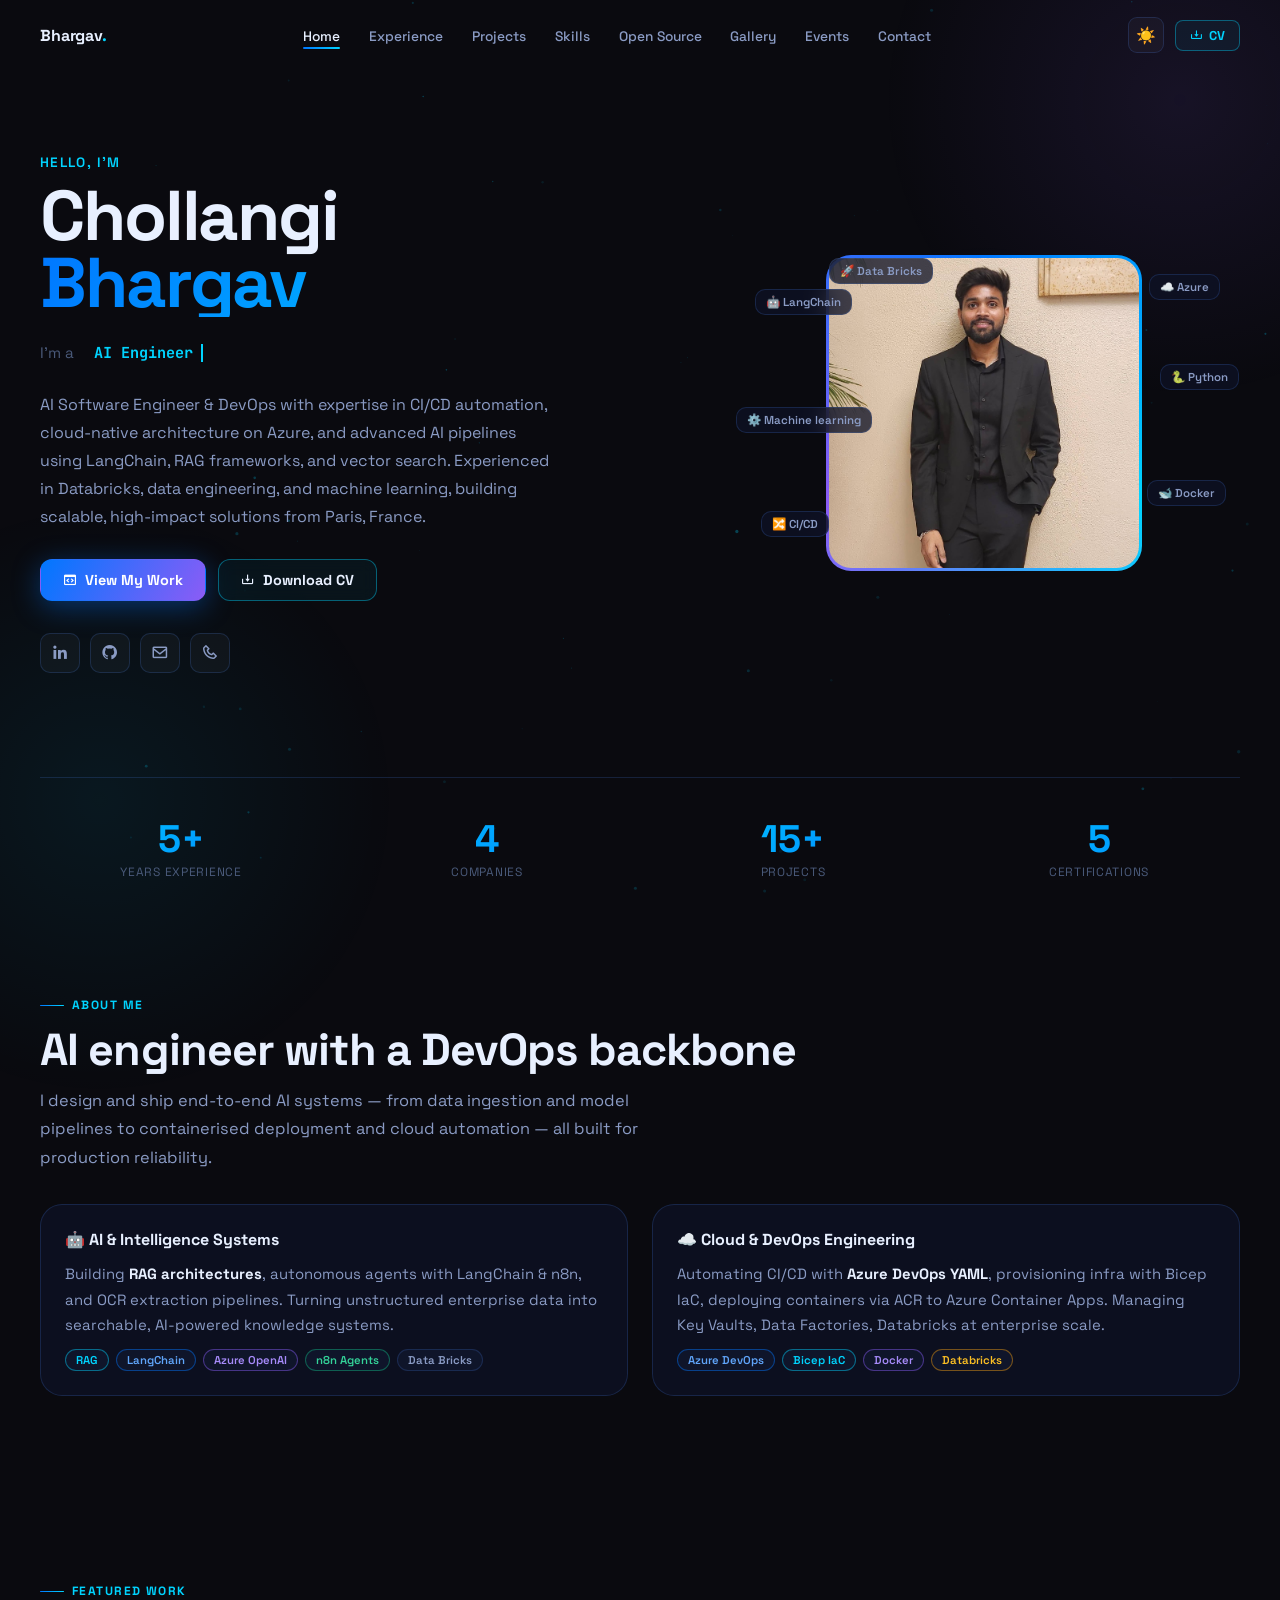
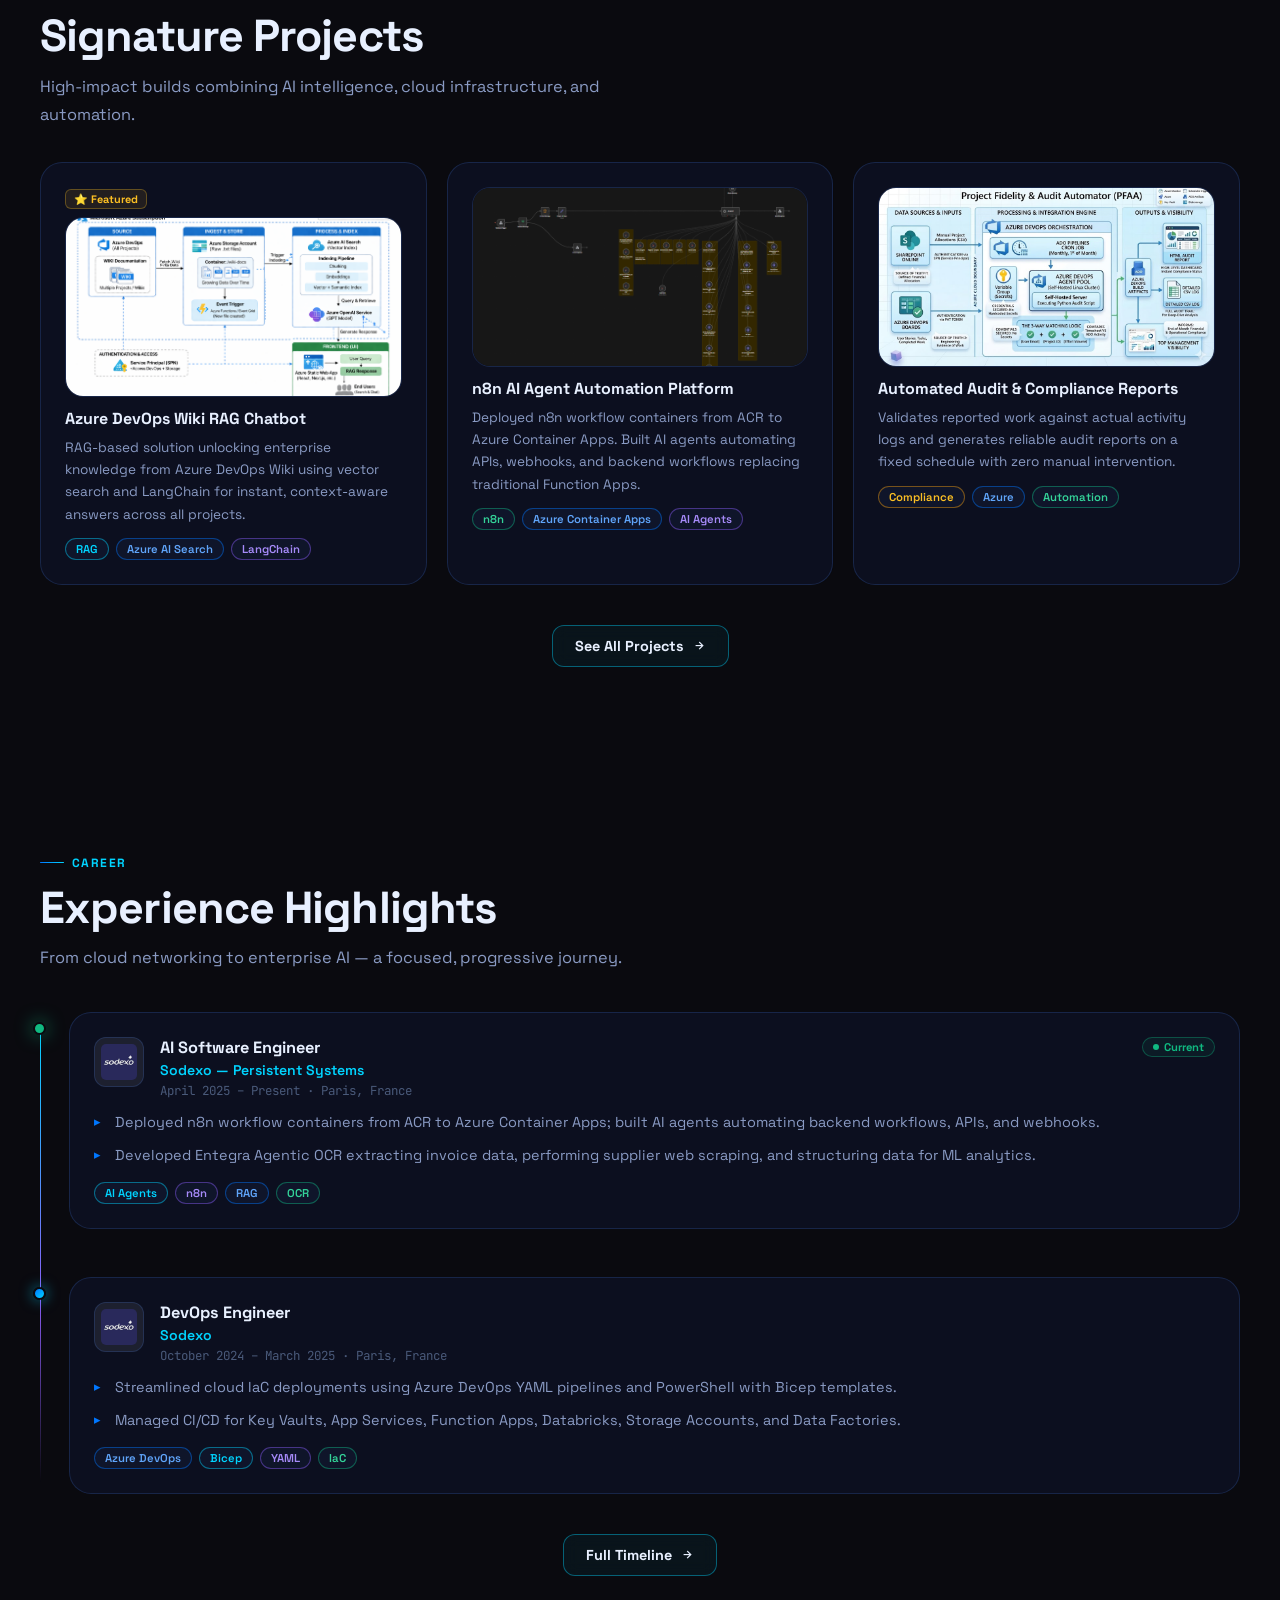
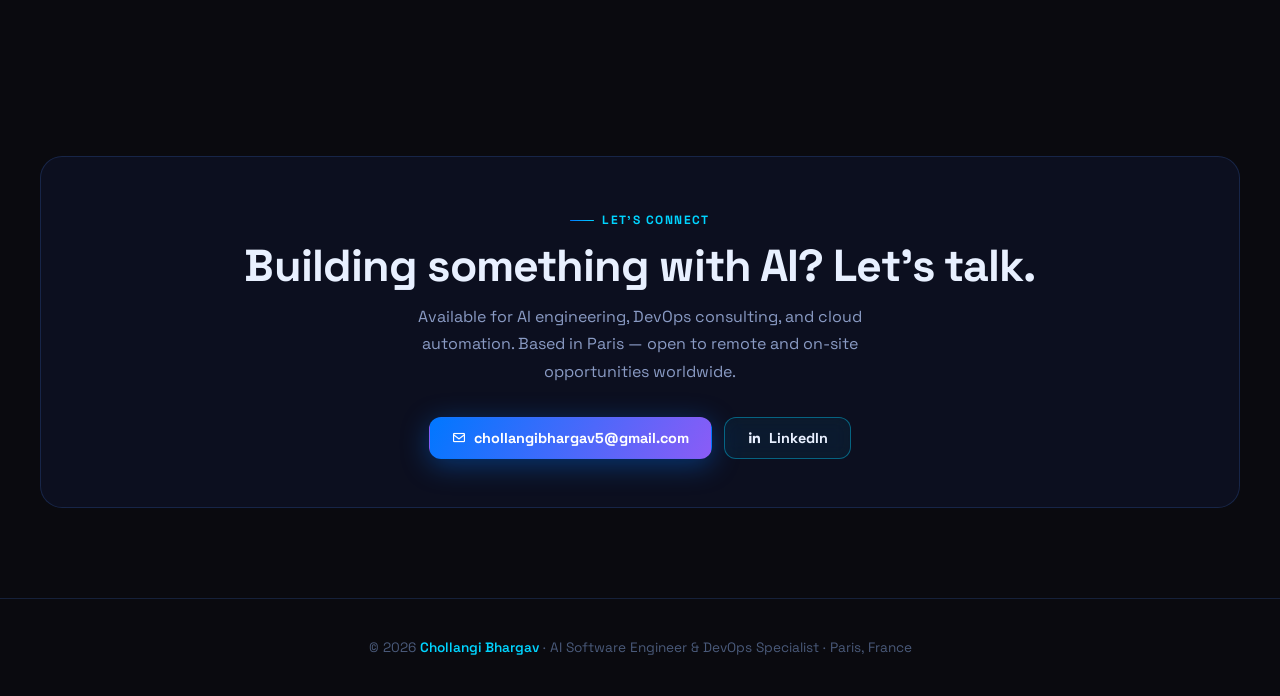
<file: index.html>
<!DOCTYPE html>
<html lang="en" data-theme="dark">
<head>
  <meta charset="UTF-8">
  <meta name="viewport" content="width=device-width, initial-scale=1.0">
  <meta name="description" content="Chollangi Bhargav — AI Software Engineer & DevOps Specialist. Building the future with AI, Cloud & Automation in Paris, France.">
  <title>Chollangi Bhargav | AI Software Engineer</title>
  <link rel="preconnect" href="https://fonts.googleapis.com">
  <link rel="preconnect" href="https://fonts.gstatic.com" crossorigin>
  <link href="https://fonts.googleapis.com/css2?family=Space+Grotesk:wght@300;400;500;600;700;800&family=JetBrains+Mono:wght@400;600&display=swap" rel="stylesheet">
  <link href="https://unpkg.com/boxicons@2.1.4/css/boxicons.min.css" rel="stylesheet">
  <link rel="stylesheet" href="assets/css/main.css">
</head>
<body>

  <!-- ═══ NAVIGATION ════════════════════════════════════════ -->
  <nav id="nav" aria-label="Main navigation">
    <div class="wrap nav-inner">
      <a href="index.html" class="nav-brand"><span class="n">Bhargav</span><span class="d">.</span></a>
      <ul class="nav-links" role="list">
        <li><a href="index.html" class="active">Home</a></li>
        <li><a href="experience.html">Experience</a></li>
        <li><a href="projects.html">Projects</a></li>
        <li><a href="skills.html">Skills</a></li>
        <li><a href="opensource.html">Open Source</a></li>
        <li><a href="gallery.html">Gallery</a></li>
        <li><a href="events.html">Events</a></li>
        <li><a href="contact.html">Contact</a></li>
      </ul>
      <div class="nav-actions">
        <button id="themeToggle" class="btn-theme" aria-label="Switch to light mode">☀️</button>
        <a href="#" class="btn-cv" download aria-label="Download CV"><i class="bx bx-download"></i> CV</a>
        <button class="hamburger" id="hamburger" aria-expanded="false" aria-controls="mobileNav" aria-label="Toggle menu">
          <span></span><span></span><span></span>
        </button>
      </div>
    </div>
    <nav id="mobileNav" class="mobile-nav" aria-label="Mobile navigation">
      <a href="index.html">Home</a>
      <a href="experience.html">Experience</a>
      <a href="projects.html">Projects</a>
      <a href="skills.html">Skills</a>
      <a href="opensource.html">Open Source</a>
      <a href="gallery.html">Gallery</a>
      <a href="events.html">Events</a>
      <a href="contact.html">Contact</a>
    </nav>
  </nav>

  <!-- ═══ HERO ═══════════════════════════════════════════════ -->
  <header class="hero" id="hero">
    <canvas id="heroCanvas" aria-hidden="true"></canvas>
    <div class="wrap">
      <div class="hero-wrap">

        <!-- Left: Text -->
        <div class="hero-text reveal">
          <p class="hero-greeting">Hello, I'm</p>
          <h1 class="hero-name">
            <span class="ln1">Chollangi</span>
            <span class="ln2">Bhargav</span>
          </h1>
          <div class="tw-wrap" aria-live="polite">
            <span class="tw-prefix">I'm a</span>&nbsp;
            <span id="typewriter"></span>
            <span class="tw-cursor" aria-hidden="true"></span>
          </div>
          <p class="hero-bio">
              AI Software Engineer & DevOps with expertise in CI/CD automation,
               cloud-native architecture on Azure, and advanced AI pipelines using LangChain, 
               RAG frameworks, and vector search. Experienced in Databricks, data engineering, 
               and machine learning, building scalable, high-impact solutions from Paris, France.
          </p>
          <div class="hero-btns">
            <a href="projects.html" class="btn btn-primary"><i class="bx bx-code-block"></i> View My Work</a>
            <a href="#" class="btn btn-outline" download><i class="bx bx-download"></i> Download CV</a>
          </div>
          <div class="social-row" role="list">
            <a href="https://www.linkedin.com/in/bhargav-chollangi-47871b271" target="_blank" rel="noopener noreferrer" class="social-icon" aria-label="LinkedIn"><i class="bx bxl-linkedin"></i></a>
            <a href="https://github.com/Bhargav1488-max" target="_blank" rel="noopener noreferrer" class="social-icon" aria-label="GitHub"><i class="bx bxl-github"></i></a>
            <a href="mailto:chollangibhargav5@gmail.com" class="social-icon" aria-label="Email"><i class="bx bx-envelope"></i></a>
            <a href="#" class="social-icon" aria-label="Phone"><i class="bx bx-phone"></i></a>
          </div>
        </div>

        <!-- Right: Photo -->
        <div class="hero-media reveal-right d2">
          <div class="photo-frame">
            <img src="assets/img/myphoto1.jpg" alt="Chollangi Bhargav — AI Software Engineer" class="photo">
            <div class="float-badges" aria-hidden="true">
              <span class="fbadge">☁️ Azure</span>
              <span class="fbadge">🐍 Python</span>
              <span class="fbadge">🐋 Docker</span>
              <span class="fbadge">🤖 LangChain</span>
              <span class="fbadge">⚙️ Machine learning</span>
              <span class="fbadge">🔀 CI/CD</span>
              <span class="fbadge">🚀 Data Bricks</span>
              
            </div>
          </div>
        </div>
      </div>

      <!-- Stats Bar -->
      <div class="stats-bar reveal d3">
        <div class="stat"><span class="num" data-count="5" data-suffix="+">0+</span><p class="lbl">Years Experience</p></div>
        <div class="stat"><span class="num" data-count="4"    data-suffix="">0</span><p class="lbl">Companies</p></div>
        <div class="stat"><span class="num" data-count="15"   data-suffix="+">0+</span><p class="lbl">Projects</p></div>
        <div class="stat"><span class="num" data-count="5"    data-suffix="">0</span><p class="lbl">Certifications</p></div>
      </div>
    </div>
  </header>

  <!-- ═══ ABOUT ══════════════════════════════════════════════ -->
  <section id="about">
    <div class="wrap">
      <p class="section-badge reveal">About Me</p>
      <h2 class="section-title reveal d1">AI engineer with a DevOps backbone</h2>
      <p class="section-sub reveal d2">I design and ship end-to-end AI systems — from data ingestion and model pipelines to containerised deployment and cloud automation — all built for production reliability.</p>
      <div class="about-grid" style="margin-top:2rem;">
        <article class="card reveal d2">
          <h3 style="font-size:1rem;font-weight:700;color:var(--tx);margin-bottom:.7rem;">🤖 AI &amp; Intelligence Systems</h3>
          <p style="color:var(--tx2);font-size:.93rem;line-height:1.7;">Building <strong style="color:var(--tx)">RAG architectures</strong>, autonomous agents with LangChain &amp; n8n, and OCR extraction pipelines. Turning unstructured enterprise data into searchable, AI-powered knowledge systems.</p>
          <div class="tags"><span class="tag tag-cyan">RAG</span><span class="tag tag-blue">LangChain</span><span class="tag tag-purp">Azure OpenAI</span><span class="tag tag-green">n8n Agents</span><span class="tag tag-yellow">Data Bricks</span></div>
        </article>
        <article class="card reveal d3">
          <h3 style="font-size:1rem;font-weight:700;color:var(--tx);margin-bottom:.7rem;">☁️ Cloud &amp; DevOps Engineering</h3>
          <p style="color:var(--tx2);font-size:.93rem;line-height:1.7;">Automating CI/CD with <strong style="color:var(--tx)">Azure DevOps YAML</strong>, provisioning infra with Bicep IaC, deploying containers via ACR to Azure Container Apps. Managing Key Vaults, Data Factories, Databricks at enterprise scale.</p>
          <div class="tags"><span class="tag tag-blue">Azure DevOps</span><span class="tag tag-cyan">Bicep IaC</span><span class="tag tag-purp">Docker</span><span class="tag tag-amber">Databricks</span></div>
        </article>
      </div>
    </div>
  </section>

  <!-- ═══ FEATURED PROJECTS ══════════════════════════════════ -->
  <section id="projects-preview">
    <div class="wrap">
      <p class="section-badge reveal">Featured Work</p>
      <h2 class="section-title reveal d1">Signature Projects</h2>
      <p class="section-sub reveal d2">High-impact builds combining AI intelligence, cloud infrastructure, and automation.</p>
      <div class="projects-grid" style="margin-top:2rem;">
        <article class="card proj-card reveal d2">
          <div class="badge-featured">⭐ Featured</div>
          <img src="assets/img/azure-DevOps-WIKI-RAG-chatbot.png" alt="Azure DevOps Wiki RAG Chatbot" class="proj-thumb">
          <h3 class="proj-title">Azure DevOps Wiki RAG Chatbot</h3>
          <p class="proj-desc">RAG-based solution unlocking enterprise knowledge from Azure DevOps Wiki using vector search and LangChain for instant, context-aware answers across all projects.</p>
          <div class="tags"><span class="tag tag-cyan">RAG</span><span class="tag tag-blue">Azure AI Search</span><span class="tag tag-purp">LangChain</span></div>
        </article>
        <article class="card proj-card reveal d3">
          <img src="assets/img/n8n_2.png" alt="n8n AI Automation Platform" class="proj-thumb">
          <h3 class="proj-title">n8n AI Agent Automation Platform</h3>
          <p class="proj-desc">Deployed n8n workflow containers from ACR to Azure Container Apps. Built AI agents automating APIs, webhooks, and backend workflows replacing traditional Function Apps.</p>
          <div class="tags"><span class="tag tag-green">n8n</span><span class="tag tag-blue">Azure Container Apps</span><span class="tag tag-purp">AI Agents</span></div>
        </article>
        <article class="card proj-card reveal d4">
          <img src="assets/img/arch_diagram.png" alt="Automated Compliance Report" class="proj-thumb">
          <h3 class="proj-title">Automated Audit &amp; Compliance Reports</h3>
          <p class="proj-desc">Validates reported work against actual activity logs and generates reliable audit reports on a fixed schedule with zero manual intervention.</p>
          <div class="tags"><span class="tag tag-amber">Compliance</span><span class="tag tag-blue">Azure</span><span class="tag tag-green">Automation</span></div>
        </article>
      </div>
      <div style="text-align:center;margin-top:2.5rem;" class="reveal">
        <a href="projects.html" class="btn btn-outline">See All Projects <i class="bx bx-right-arrow-alt"></i></a>
      </div>
    </div>
  </section>

  <!-- ═══ EXPERIENCE PREVIEW ═════════════════════════════════ -->
  <section id="experience-preview">
    <div class="wrap">
      <p class="section-badge reveal">Career</p>
      <h2 class="section-title reveal d1">Experience Highlights</h2>
      <p class="section-sub reveal d2">From cloud networking to enterprise AI — a focused, progressive journey.</p>
      <div class="timeline" style="margin-top:2.5rem;">
        <div class="tl-entry current reveal d2">
          <article class="card tl-card">
            <div class="tl-top">
              <img src="assets/img/sodexo.jpg" alt="Sodexo" class="co-logo">
              <div class="tl-meta">
                <p class="tl-role">AI Software Engineer</p>
                <p class="tl-company">Sodexo — Persistent Systems</p>
                <p class="tl-period">April 2025 – Present · Paris, France</p>
              </div>
              <span class="badge-current"><span class="pulse"></span>Current</span>
            </div>
            <ul class="tl-desc">
              <li>Deployed n8n workflow containers from ACR to Azure Container Apps; built AI agents automating backend workflows, APIs, and webhooks.</li>
              <li>Developed Entegra Agentic OCR extracting invoice data, performing supplier web scraping, and structuring data for ML analytics.</li>
            </ul>
            <div class="tags" style="margin-top:.9rem;"><span class="tag tag-cyan">AI Agents</span><span class="tag tag-purp">n8n</span><span class="tag tag-blue">RAG</span><span class="tag tag-green">OCR</span></div>
          </article>
        </div>
        <div class="tl-entry reveal d3">
          <article class="card tl-card">
            <div class="tl-top">
              <img src="assets/img/sodexo.jpg" alt="Sodexo" class="co-logo">
              <div class="tl-meta">
                <p class="tl-role">DevOps Engineer</p>
                <p class="tl-company">Sodexo</p>
                <p class="tl-period">October 2024 – March 2025 · Paris, France</p>
              </div>
            </div>
            <ul class="tl-desc">
              <li>Streamlined cloud IaC deployments using Azure DevOps YAML pipelines and PowerShell with Bicep templates.</li>
              <li>Managed CI/CD for Key Vaults, App Services, Function Apps, Databricks, Storage Accounts, and Data Factories.</li>
            </ul>
            <div class="tags" style="margin-top:.9rem;"><span class="tag tag-blue">Azure DevOps</span><span class="tag tag-cyan">Bicep</span><span class="tag tag-purp">YAML</span><span class="tag tag-green">IaC</span></div>
          </article>
        </div>
      </div>
      <div style="text-align:center;margin-top:2.5rem;" class="reveal">
        <a href="experience.html" class="btn btn-outline">Full Timeline <i class="bx bx-right-arrow-alt"></i></a>
      </div>
    </div>
  </section>

  <!-- ═══ CONTACT CTA ═════════════════════════════════════════ -->
  <section id="cta">
    <div class="wrap">
      <article class="card reveal" style="text-align:center;padding:3rem 2rem;">
        <p class="section-badge" style="justify-content:center;margin-bottom:.8rem;">Let's Connect</p>
        <h2 class="section-title" style="margin-bottom:.8rem;">Building something with AI? Let's talk.</h2>
        <p style="color:var(--tx2);font-size:1rem;line-height:1.7;max-width:52ch;margin:0 auto 2rem;">Available for AI engineering, DevOps consulting, and cloud automation. Based in Paris — open to remote and on-site opportunities worldwide.</p>
        <div style="display:flex;gap:12px;justify-content:center;flex-wrap:wrap;">
          <a href="mailto:chollangibhargav5@gmail.com" class="btn btn-primary"><i class="bx bx-envelope"></i> chollangibhargav5@gmail.com</a>
          <a href="https://www.linkedin.com/in/bhargav-chollangi-47871b271" target="_blank" rel="noopener noreferrer" class="btn btn-outline"><i class="bx bxl-linkedin"></i> LinkedIn</a>
        </div>
      </article>
    </div>
  </section>

  <!-- ═══ FOOTER ══════════════════════════════════════════════ -->
  <footer class="site-footer">
    <div class="wrap">
      <p>&copy; <span id="yr"></span> <a href="index.html">Chollangi Bhargav</a> · AI Software Engineer &amp; DevOps Specialist · Paris, France</p>
    </div>
    <script>document.getElementById('yr').textContent=new Date().getFullYear();</script>
  </footer>

  <script src="assets/js/main.js"></script>
</body>
</html>
</file>
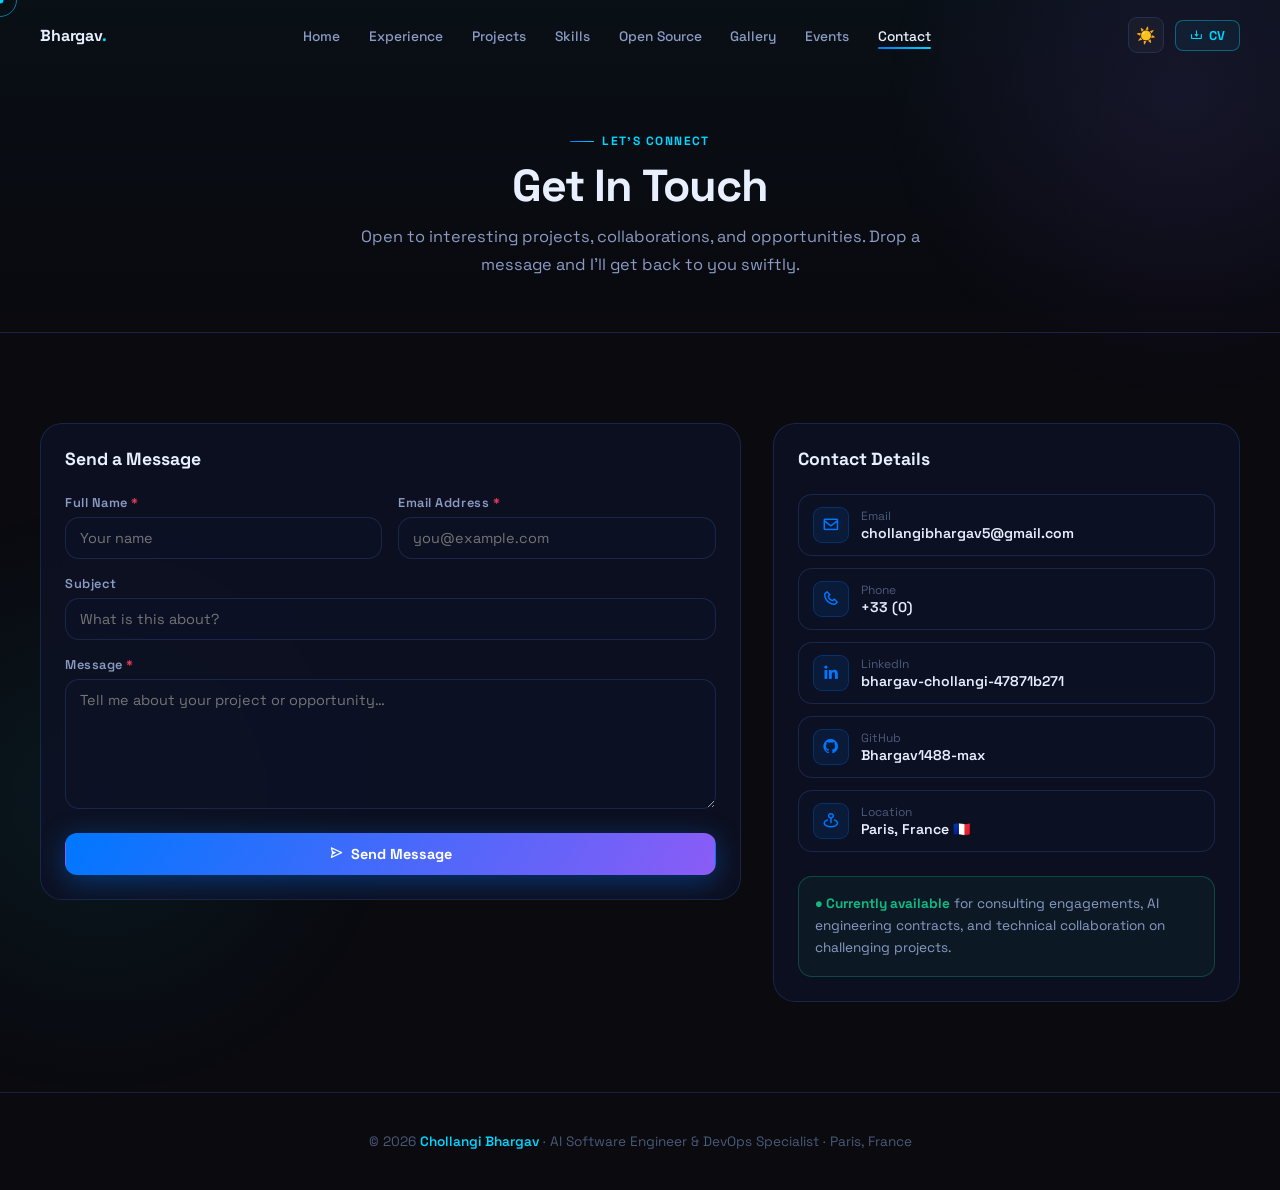
<file: contact.html>
<!DOCTYPE html>
<html lang="en" data-theme="dark">
<head>
  <meta charset="UTF-8">
  <meta name="viewport" content="width=device-width, initial-scale=1.0">
  <meta name="description" content="Get in touch with Chollangi Bhargav — AI Engineer &amp; DevOps Specialist, Paris.">
  <title>Contact | Chollangi Bhargav</title>
  <link rel="preconnect" href="https://fonts.googleapis.com">
  <link rel="preconnect" href="https://fonts.gstatic.com" crossorigin>
  <link href="https://fonts.googleapis.com/css2?family=Space+Grotesk:wght@300;400;500;600;700;800&family=JetBrains+Mono:wght@400;600&display=swap" rel="stylesheet">
  <link href="https://unpkg.com/boxicons@2.1.4/css/boxicons.min.css" rel="stylesheet">
  <link rel="stylesheet" href="assets/css/main.css">
</head>
<body>

  <!-- ═══ CURSOR ════════════════════════════════════════════ -->
  <div class="cursor-dot" aria-hidden="true"></div>
  <div class="cursor-ring" aria-hidden="true"></div>

  <!-- ═══ NAVIGATION ════════════════════════════════════════ -->
  <nav id="nav" aria-label="Main navigation">
    <div class="wrap nav-inner">
      <a href="index.html" class="nav-brand"><span class="n">Bhargav</span><span class="d">.</span></a>
      <ul class="nav-links" role="list">
        <li><a href="index.html">Home</a></li>
        <li><a href="experience.html">Experience</a></li>
        <li><a href="projects.html">Projects</a></li>
        <li><a href="skills.html">Skills</a></li>
        <li><a href="opensource.html">Open Source</a></li>
        <li><a href="gallery.html">Gallery</a></li>
        <li><a href="events.html">Events</a></li>
        <li><a href="contact.html" class="active">Contact</a></li>
      </ul>
      <div class="nav-actions">
        <button id="themeToggle" class="btn-theme" aria-label="Switch to light mode">☀️</button>
        <a href="#" class="btn-cv" download><i class="bx bx-download"></i> CV</a>
        <button class="hamburger" id="hamburger" aria-expanded="false" aria-controls="mobileNav" aria-label="Toggle menu">
          <span></span><span></span><span></span>
        </button>
      </div>
    </div>
    <nav id="mobileNav" class="mobile-nav" aria-label="Mobile navigation">
      <a href="index.html">Home</a>
      <a href="experience.html">Experience</a>
      <a href="projects.html">Projects</a>
      <a href="skills.html">Skills</a>
      <a href="opensource.html">Open Source</a>
      <a href="gallery.html">Gallery</a>
      <a href="events.html">Events</a>
      <a href="contact.html">Contact</a>
    </nav>
  </nav>

  <!-- ═══ PAGE HEADER ════════════════════════════════════════ -->
  <div class="page-header">
    <div class="wrap tc">
      <p class="section-badge reveal" style="justify-content:center;">Let's Connect</p>
      <h1 class="section-title reveal d1">Get In Touch</h1>
      <p class="section-sub reveal d2" style="margin-inline:auto;">
        Open to interesting projects, collaborations, and opportunities.
        Drop a message and I'll get back to you swiftly.
      </p>
    </div>
  </div>

  <!-- ═══ CONTACT SECTION ════════════════════════════════== -->
  <main>
    <section>
      <div class="wrap">
        <div class="contact-wrap">

          <!-- ── Contact Form ────────────────────────────── -->
          <div class="reveal">
            <article class="card">
              <h2 style="font-size:1.1rem;font-weight:700;margin-bottom:1.5rem;color:var(--tx);">Send a Message</h2>
              <form id="contactForm" class="contact-form" novalidate>
                <div class="form-row">
                  <div class="form-group">
                    <label for="contactName" class="form-label">Full Name <span style="color:var(--rose)">*</span></label>
                    <input
                      id="contactName"
                      type="text"
                      name="name"
                      class="form-input"
                      placeholder="Your name"
                      autocomplete="name"
                      required
                    >
                  </div>
                  <div class="form-group">
                    <label for="contactEmail" class="form-label">Email Address <span style="color:var(--rose)">*</span></label>
                    <input
                      id="contactEmail"
                      type="email"
                      name="email"
                      class="form-input"
                      placeholder="you@example.com"
                      autocomplete="email"
                      required
                    >
                  </div>
                </div>
                <div class="form-group">
                  <label for="contactSubject" class="form-label">Subject</label>
                  <input
                    id="contactSubject"
                    type="text"
                    name="subject"
                    class="form-input"
                    placeholder="What is this about?"
                  >
                </div>
                <div class="form-group">
                  <label for="contactMessage" class="form-label">Message <span style="color:var(--rose)">*</span></label>
                  <textarea
                    id="contactMessage"
                    name="message"
                    class="form-textarea"
                    rows="5"
                    placeholder="Tell me about your project or opportunity…"
                    required
                  ></textarea>
                </div>
                <button type="submit" class="btn btn-primary" style="width:100%;justify-content:center;margin-top:0.5rem;">
                  <i class="bx bx-send"></i> Send Message
                </button>
                <p id="formMsg" style="text-align:center;font-size:0.85rem;margin-top:0.75rem;color:var(--emerald);display:none;">
                  ✓ Opening your mail client…
                </p>
              </form>
            </article>
          </div>

          <!-- ── Contact Info ────────────────────────────── -->
          <div class="reveal d1">
            <article class="card" style="height:100%;">
              <h2 style="font-size:1.1rem;font-weight:700;margin-bottom:1.5rem;color:var(--tx);">Contact Details</h2>
              <div class="contact-info">

                <a href="mailto:chollangibhargav5@gmail.com" class="contact-item">
                  <span class="ci-icon"><i class="bx bx-envelope"></i></span>
                  <div>
                    <p class="ci-label">Email</p>
                    <p class="ci-value">chollangibhargav5@gmail.com</p>
                  </div>
                </a>

                <a href="tel:+33" class="contact-item">
                  <span class="ci-icon"><i class="bx bx-phone"></i></span>
                  <div>
                    <p class="ci-label">Phone</p>
                    <p class="ci-value">+33 (0)</p>
                  </div>
                </a>

                <a href="https://www.linkedin.com/in/bhargav-chollangi-47871b271" target="_blank" rel="noopener noreferrer" class="contact-item">
                  <span class="ci-icon"><i class="bx bxl-linkedin"></i></span>
                  <div>
                    <p class="ci-label">LinkedIn</p>
                    <p class="ci-value">bhargav-chollangi-47871b271</p>
                  </div>
                </a>

                <a href="https://github.com/Bhargav1488-max" target="_blank" rel="noopener noreferrer" class="contact-item">
                  <span class="ci-icon"><i class="bx bxl-github"></i></span>
                  <div>
                    <p class="ci-label">GitHub</p>
                    <p class="ci-value">Bhargav1488-max</p>
                  </div>
                </a>

                <div class="contact-item">
                  <span class="ci-icon"><i class="bx bx-map-pin"></i></span>
                  <div>
                    <p class="ci-label">Location</p>
                    <p class="ci-value">Paris, France 🇫🇷</p>
                  </div>
                </div>

              </div>

              <!-- Availability note -->
              <div style="margin-top:1.5rem;padding:1rem;background:rgba(16,185,129,0.06);border:1px solid rgba(16,185,129,0.3);border-radius:var(--r);">
                <p style="font-size:0.85rem;color:var(--tx2);line-height:1.65;">
                  <span style="color:var(--emerald);font-weight:700;">● Currently available</span> for consulting engagements,
                  AI engineering contracts, and technical collaboration on challenging projects.
                </p>
              </div>

            </article>
          </div>

        </div>
      </div>
    </section>
  </main>

  <!-- ═══ FOOTER ══════════════════════════════════════════════ -->
  <footer class="site-footer">
    <div class="wrap">
      <p>&copy; <span id="yr"></span> <a href="index.html">Chollangi Bhargav</a> · AI Software Engineer &amp; DevOps Specialist · Paris, France</p>
    </div>
    <script>document.getElementById('yr').textContent=new Date().getFullYear();</script>
  </footer>

  <script src="assets/js/main.js"></script>
</body>
</html>
</file>
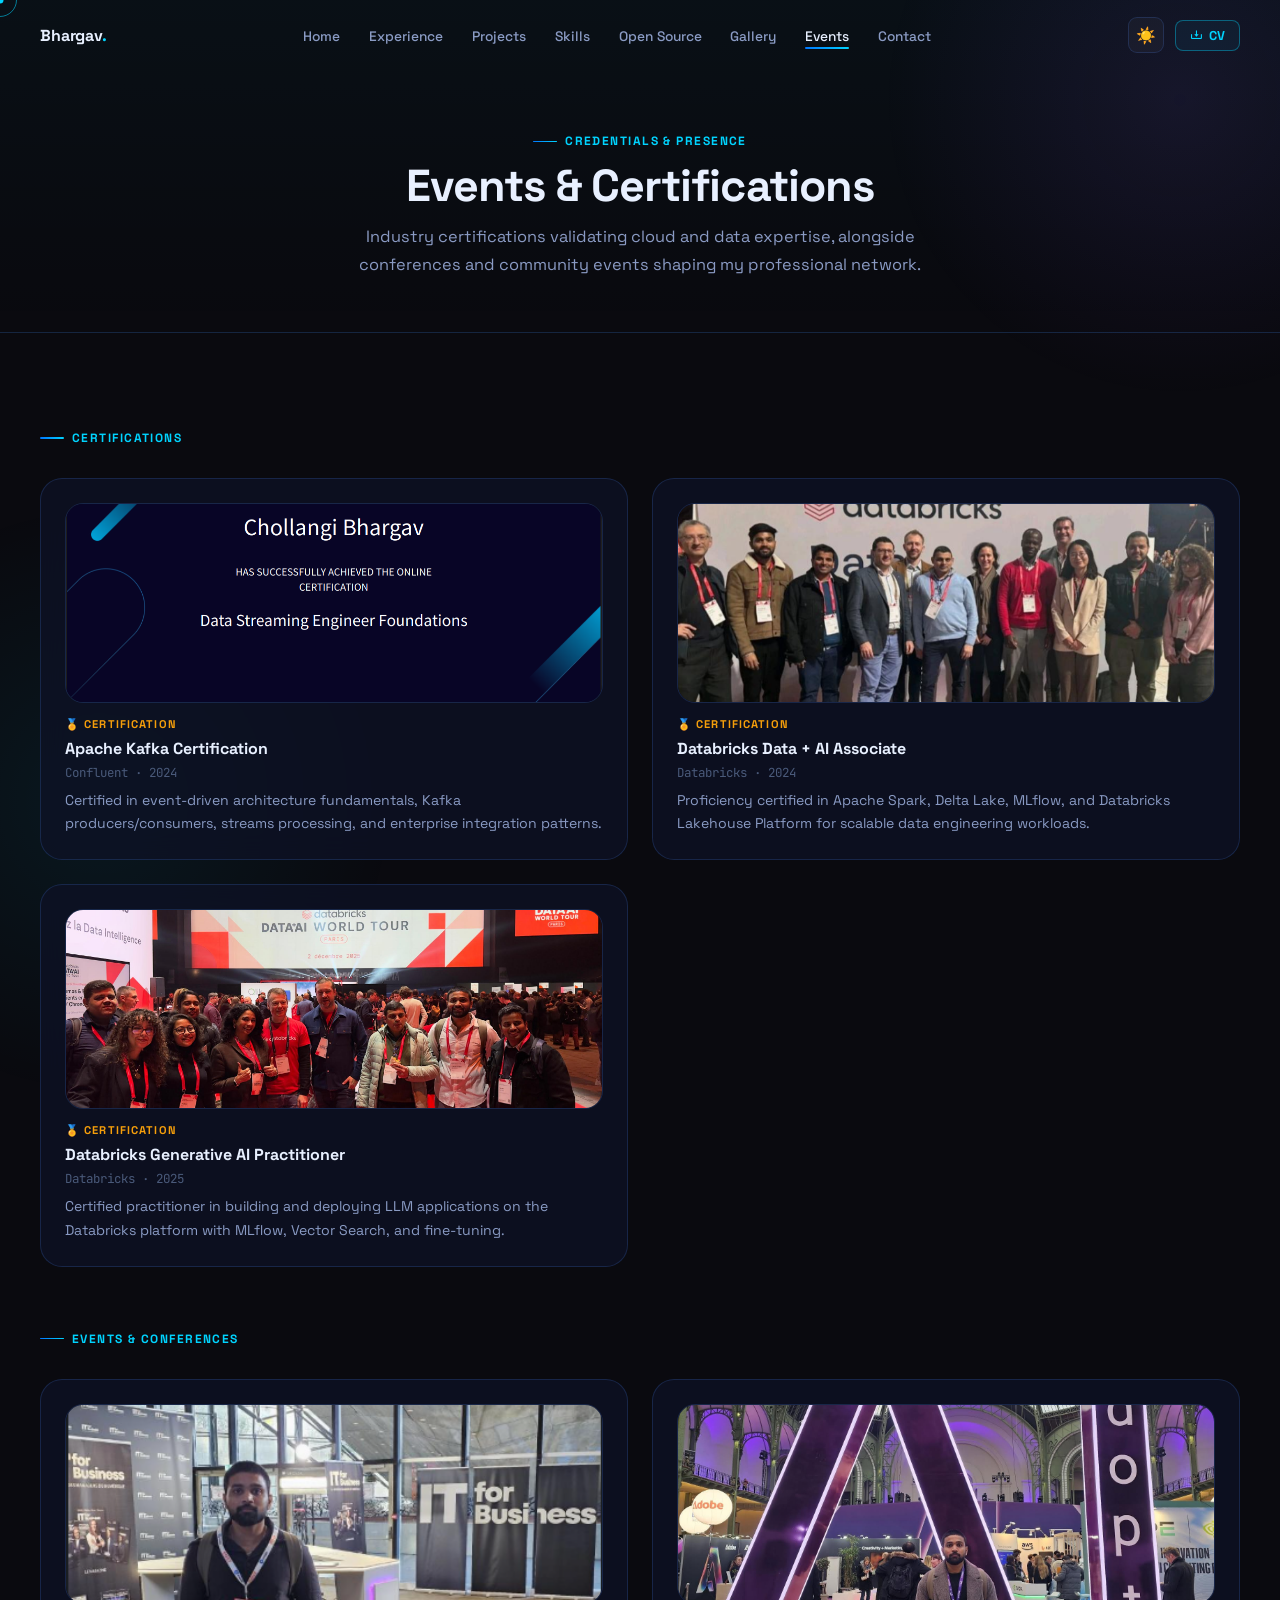
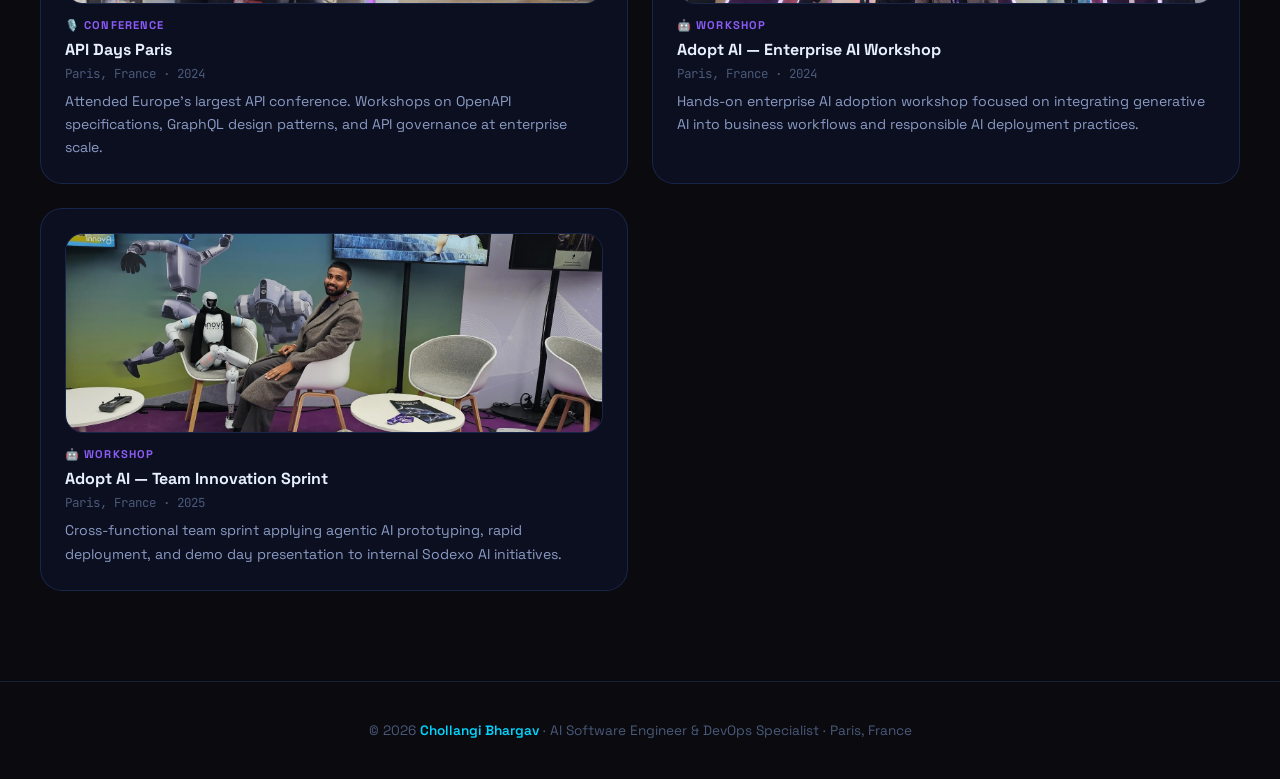
<file: events.html>
<!DOCTYPE html>
<html lang="en" data-theme="dark">
<head>
  <meta charset="UTF-8">
  <meta name="viewport" content="width=device-width, initial-scale=1.0">
  <meta name="description" content="Certifications, conferences, and events attended by Chollangi Bhargav.">
  <title>Events &amp; Certifications | Chollangi Bhargav</title>
  <link rel="preconnect" href="https://fonts.googleapis.com">
  <link rel="preconnect" href="https://fonts.gstatic.com" crossorigin>
  <link href="https://fonts.googleapis.com/css2?family=Space+Grotesk:wght@300;400;500;600;700;800&family=JetBrains+Mono:wght@400;600&display=swap" rel="stylesheet">
  <link href="https://unpkg.com/boxicons@2.1.4/css/boxicons.min.css" rel="stylesheet">
  <link rel="stylesheet" href="assets/css/main.css">
</head>
<body>

  <!-- ═══ CURSOR ════════════════════════════════════════════ -->
  <div class="cursor-dot" aria-hidden="true"></div>
  <div class="cursor-ring" aria-hidden="true"></div>

  <!-- ═══ NAVIGATION ════════════════════════════════════════ -->
  <nav id="nav" aria-label="Main navigation">
    <div class="wrap nav-inner">
      <a href="index.html" class="nav-brand"><span class="n">Bhargav</span><span class="d">.</span></a>
      <ul class="nav-links" role="list">
        <li><a href="index.html">Home</a></li>
        <li><a href="experience.html">Experience</a></li>
        <li><a href="projects.html">Projects</a></li>
        <li><a href="skills.html">Skills</a></li>
        <li><a href="opensource.html">Open Source</a></li>
        <li><a href="gallery.html">Gallery</a></li>
        <li><a href="events.html" class="active">Events</a></li>
        <li><a href="contact.html">Contact</a></li>
      </ul>
      <div class="nav-actions">
        <button id="themeToggle" class="btn-theme" aria-label="Switch to light mode">☀️</button>
        <a href="#" class="btn-cv" download><i class="bx bx-download"></i> CV</a>
        <button class="hamburger" id="hamburger" aria-expanded="false" aria-controls="mobileNav" aria-label="Toggle menu">
          <span></span><span></span><span></span>
        </button>
      </div>
    </div>
    <nav id="mobileNav" class="mobile-nav" aria-label="Mobile navigation">
      <a href="index.html">Home</a>
      <a href="experience.html">Experience</a>
      <a href="projects.html">Projects</a>
      <a href="skills.html">Skills</a>
      <a href="opensource.html">Open Source</a>
      <a href="gallery.html">Gallery</a>
      <a href="events.html">Events</a>
      <a href="contact.html">Contact</a>
    </nav>
  </nav>

  <!-- ═══ PAGE HEADER ════════════════════════════════════════ -->
  <div class="page-header">
    <div class="wrap tc">
      <p class="section-badge reveal" style="justify-content:center;">Credentials &amp; Presence</p>
      <h1 class="section-title reveal d1">Events &amp; Certifications</h1>
      <p class="section-sub reveal d2" style="margin-inline:auto;">
        Industry certifications validating cloud and data expertise,
        alongside conferences and community events shaping my professional network.
      </p>
    </div>
  </div>

  <!-- ═══ CERTIFICATIONS ══════════════════════════════════== -->
  <main>
    <section>
      <div class="wrap">

        <p class="section-badge reveal" style="margin-bottom:2rem;">Certifications</p>
        <div class="events-grid">

          <!-- Kafka Certification -->
          <article class="card event-card reveal">
            <img src="assets/img/kafka_cert.png" alt="Kafka Certification" class="event-img" loading="lazy">
            <p class="event-type cert">🏅 Certification</p>
            <h2 class="event-title">Apache Kafka Certification</h2>
            <p class="event-date">Confluent · 2024</p>
            <p style="margin-top:8px;color:var(--tx2);font-size:0.88rem;line-height:1.65;">
              Certified in event-driven architecture fundamentals, Kafka producers/consumers, streams processing, and enterprise integration patterns.
            </p>
          </article>

          <!-- Databricks 2024 -->
          <article class="card event-card reveal d1">
            <img src="assets/img/databricks_2024.png" alt="Databricks 2024 certification" class="event-img" loading="lazy">
            <p class="event-type cert">🏅 Certification</p>
            <h2 class="event-title">Databricks Data + AI Associate</h2>
            <p class="event-date">Databricks · 2024</p>
            <p style="margin-top:8px;color:var(--tx2);font-size:0.88rem;line-height:1.65;">
              Proficiency certified in Apache Spark, Delta Lake, MLflow, and Databricks Lakehouse Platform for scalable data engineering workloads.
            </p>
          </article>

          <!-- Databricks 2025 -->
          <article class="card event-card reveal d2">
            <img src="assets/img/databricks_2025.jpg" alt="Databricks 2025 certification" class="event-img" loading="lazy">
            <p class="event-type cert">🏅 Certification</p>
            <h2 class="event-title">Databricks Generative AI Practitioner</h2>
            <p class="event-date">Databricks · 2025</p>
            <p style="margin-top:8px;color:var(--tx2);font-size:0.88rem;line-height:1.65;">
              Certified practitioner in building and deploying LLM applications on the Databricks platform with MLflow, Vector Search, and fine-tuning.
            </p>
          </article>

        </div>

        <!-- ── Events ─────────────────────────────────────── -->
        <p class="section-badge reveal" style="margin-top:4rem;margin-bottom:2rem;">Events &amp; Conferences</p>
        <div class="events-grid">

          <!-- API Days -->
          <article class="card event-card reveal">
            <img src="assets/img/API_days.png" alt="API Days conference" class="event-img" loading="lazy">
            <p class="event-type event">🎙️ Conference</p>
            <h2 class="event-title">API Days Paris</h2>
            <p class="event-date">Paris, France · 2024</p>
            <p style="margin-top:8px;color:var(--tx2);font-size:0.88rem;line-height:1.65;">
              Attended Europe's largest API conference. Workshops on OpenAPI specifications, GraphQL design patterns, and API governance at enterprise scale.
            </p>
          </article>

          <!-- Adopt AI -->
          <article class="card event-card reveal d1">
            <img src="assets/img/Adopt_AI.jpg" alt="Adopt AI event" class="event-img" loading="lazy">
            <p class="event-type event">🤖 Workshop</p>
            <h2 class="event-title">Adopt AI — Enterprise AI Workshop</h2>
            <p class="event-date">Paris, France · 2024</p>
            <p style="margin-top:8px;color:var(--tx2);font-size:0.88rem;line-height:1.65;">
              Hands-on enterprise AI adoption workshop focused on integrating generative AI into business workflows and responsible AI deployment practices.
            </p>
          </article>

          <!-- Adopt AI 2 -->
          <article class="card event-card reveal d2">
            <img src="assets/img/Adopt_AI1.jpg" alt="Adopt AI session" class="event-img" loading="lazy">
            <p class="event-type event">🤖 Workshop</p>
            <h2 class="event-title">Adopt AI — Team Innovation Sprint</h2>
            <p class="event-date">Paris, France · 2025</p>
            <p style="margin-top:8px;color:var(--tx2);font-size:0.88rem;line-height:1.65;">
              Cross-functional team sprint applying agentic AI prototyping, rapid deployment, and demo day presentation to internal Sodexo AI initiatives.
            </p>
          </article>

        </div>
      </div>
    </section>
  </main>

  <!-- ═══ FOOTER ══════════════════════════════════════════════ -->
  <footer class="site-footer">
    <div class="wrap">
      <p>&copy; <span id="yr"></span> <a href="index.html">Chollangi Bhargav</a> · AI Software Engineer &amp; DevOps Specialist · Paris, France</p>
    </div>
    <script>document.getElementById('yr').textContent=new Date().getFullYear();</script>
  </footer>

  <script src="assets/js/main.js"></script>
</body>
</html>
</file>
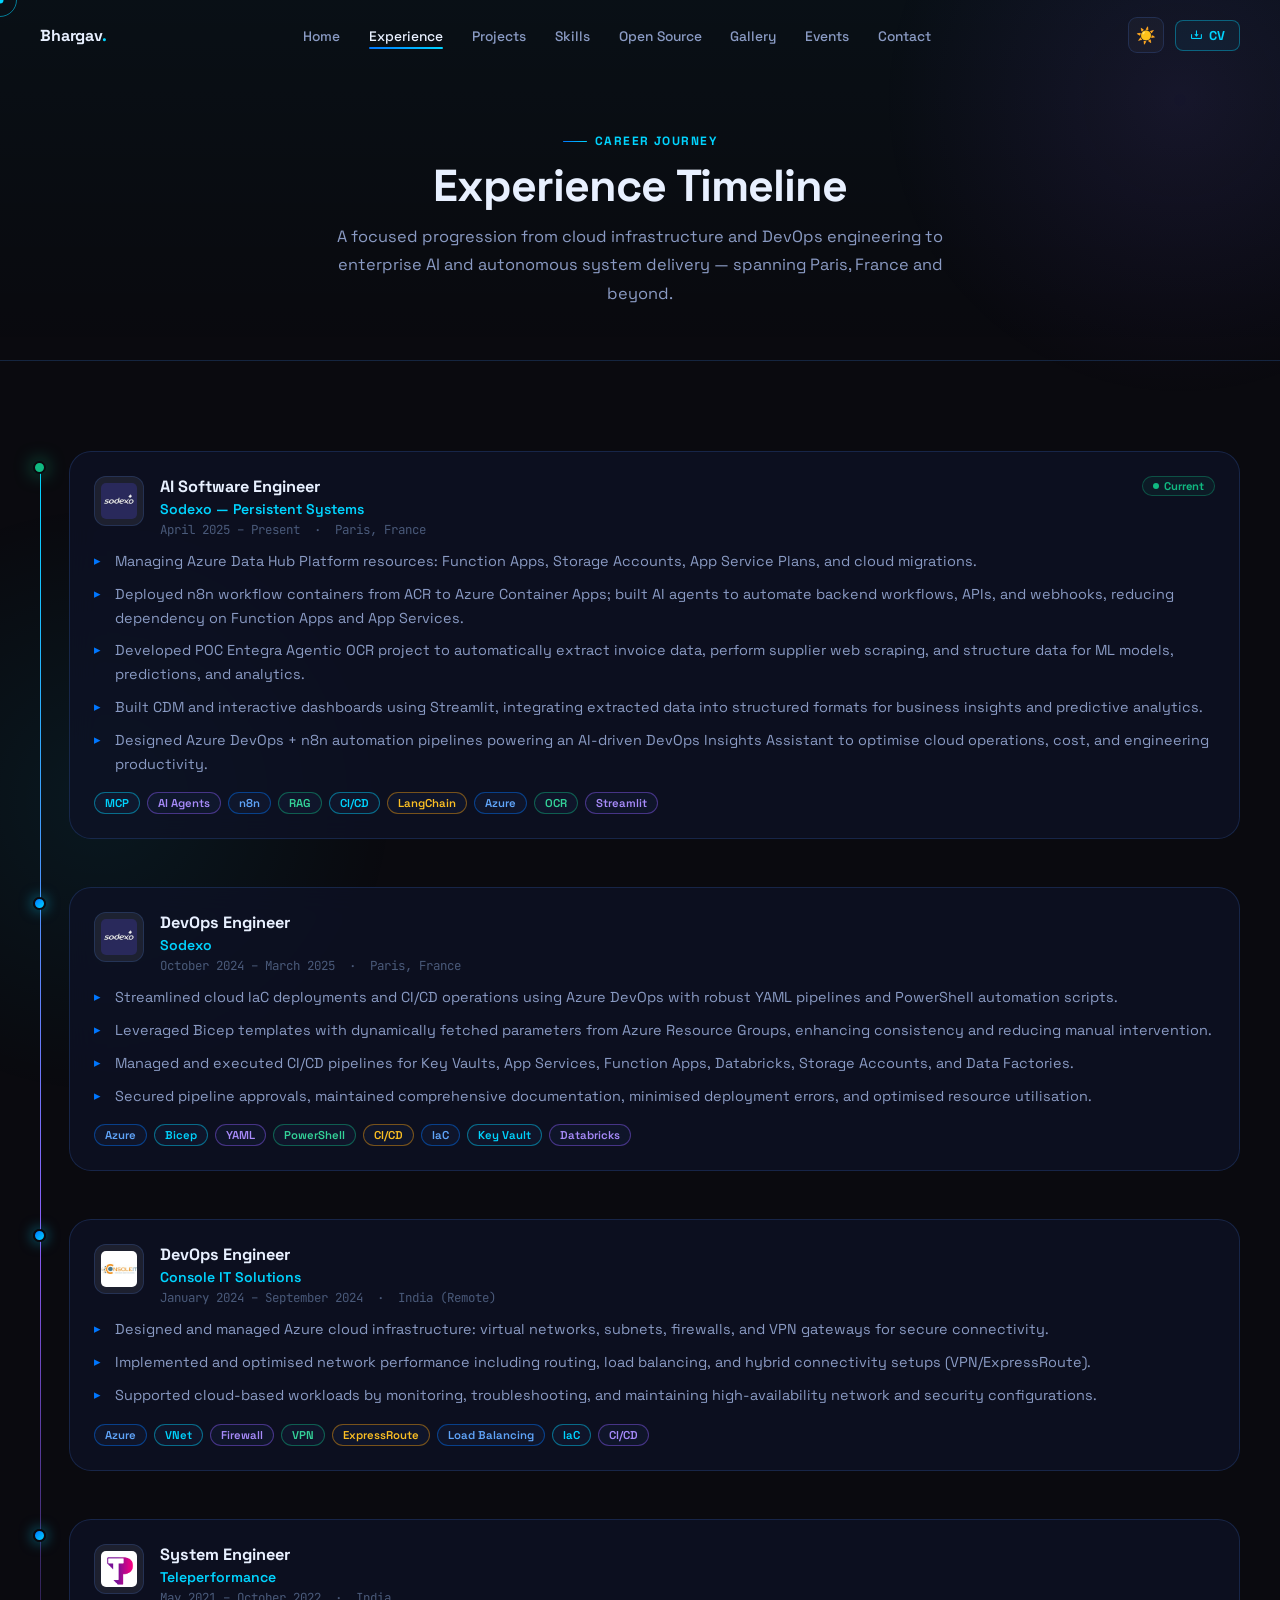
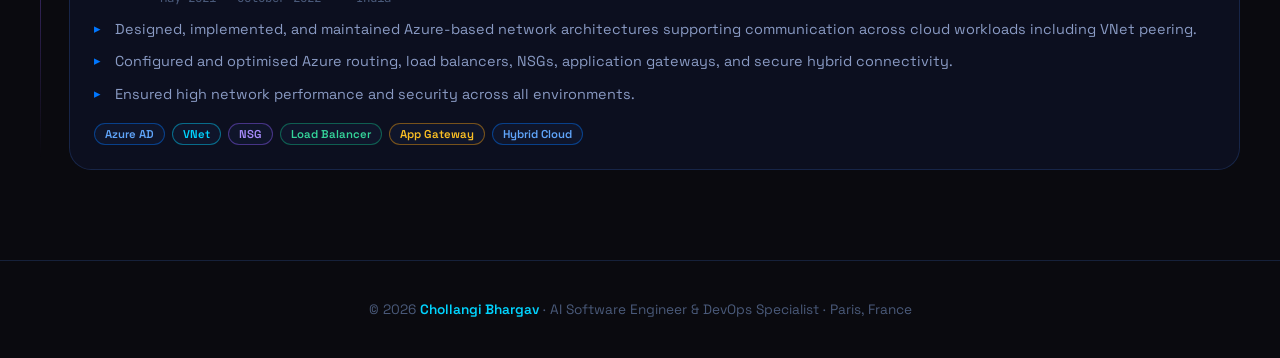
<file: experience.html>
<!DOCTYPE html>
<html lang="en" data-theme="dark">
<head>
  <meta charset="UTF-8">
  <meta name="viewport" content="width=device-width, initial-scale=1.0">
  <meta name="description" content="Chollangi Bhargav — Career timeline from System Engineer to AI Software Engineer.">
  <title>Experience | Chollangi Bhargav</title>
  <link rel="preconnect" href="https://fonts.googleapis.com">
  <link rel="preconnect" href="https://fonts.gstatic.com" crossorigin>
  <link href="https://fonts.googleapis.com/css2?family=Space+Grotesk:wght@300;400;500;600;700;800&family=JetBrains+Mono:wght@400;600&display=swap" rel="stylesheet">
  <link href="https://unpkg.com/boxicons@2.1.4/css/boxicons.min.css" rel="stylesheet">
  <link rel="stylesheet" href="assets/css/main.css">
</head>
<body>

  <!-- ═══ CURSOR ════════════════════════════════════════════ -->
  <div class="cursor-dot" aria-hidden="true"></div>
  <div class="cursor-ring" aria-hidden="true"></div>

  <!-- ═══ NAVIGATION ════════════════════════════════════════ -->
  <nav id="nav" aria-label="Main navigation">
    <div class="wrap nav-inner">
      <a href="index.html" class="nav-brand"><span class="n">Bhargav</span><span class="d">.</span></a>
      <ul class="nav-links" role="list">
        <li><a href="index.html">Home</a></li>
        <li><a href="experience.html" class="active">Experience</a></li>
        <li><a href="projects.html">Projects</a></li>
        <li><a href="skills.html">Skills</a></li>
        <li><a href="opensource.html">Open Source</a></li>
        <li><a href="gallery.html">Gallery</a></li>
        <li><a href="events.html">Events</a></li>
        <li><a href="contact.html">Contact</a></li>
      </ul>
      <div class="nav-actions">
        <button id="themeToggle" class="btn-theme" aria-label="Switch to light mode">☀️</button>
        <a href="#" class="btn-cv" download><i class="bx bx-download"></i> CV</a>
        <button class="hamburger" id="hamburger" aria-expanded="false" aria-controls="mobileNav" aria-label="Toggle menu">
          <span></span><span></span><span></span>
        </button>
      </div>
    </div>
    <nav id="mobileNav" class="mobile-nav" aria-label="Mobile navigation">
      <a href="index.html">Home</a>
      <a href="experience.html">Experience</a>
      <a href="projects.html">Projects</a>
      <a href="skills.html">Skills</a>
      <a href="opensource.html">Open Source</a>
      <a href="gallery.html">Gallery</a>
      <a href="events.html">Events</a>
      <a href="contact.html">Contact</a>
    </nav>
  </nav>

  <!-- ═══ PAGE HEADER ════════════════════════════════════════ -->
  <div class="page-header">
    <div class="wrap tc">
      <p class="section-badge reveal" style="justify-content:center;">Career Journey</p>
      <h1 class="section-title reveal d1">Experience Timeline</h1>
      <p class="section-sub reveal d2" style="margin-inline:auto;">
        A focused progression from cloud infrastructure and DevOps engineering to enterprise AI
        and autonomous system delivery — spanning Paris, France and beyond.
      </p>
    </div>
  </div>

  <!-- ═══ FULL TIMELINE ══════════════════════════════════════ -->
  <main>
    <section>
      <div class="wrap">
        <div class="timeline">

          <!-- ── Entry 1: AI Software Engineer (Current) ───── -->
          <div class="tl-entry current reveal">
            <article class="card tl-card">
              <div class="tl-top">
                <img src="assets/img/sodexo.jpg" alt="Sodexo logo" class="co-logo">
                <div class="tl-meta">
                  <p class="tl-role">AI Software Engineer</p>
                  <p class="tl-company">Sodexo — Persistent Systems</p>
                  <p class="tl-period">April 2025 – Present &nbsp;·&nbsp; Paris, France</p>
                </div>
                <span class="badge-current"><span class="pulse"></span>Current</span>
              </div>
              <ul class="tl-desc">
                <li>Managing Azure Data Hub Platform resources: Function Apps, Storage Accounts, App Service Plans, and cloud migrations.</li>
                <li>Deployed n8n workflow containers from ACR to Azure Container Apps; built AI agents to automate backend workflows, APIs, and webhooks, reducing dependency on Function Apps and App Services.</li>
                <li>Developed POC Entegra Agentic OCR project to automatically extract invoice data, perform supplier web scraping, and structure data for ML models, predictions, and analytics.</li>
                <li>Built CDM and interactive dashboards using Streamlit, integrating extracted data into structured formats for business insights and predictive analytics.</li>
                <li>Designed Azure DevOps + n8n automation pipelines powering an AI-driven DevOps Insights Assistant to optimise cloud operations, cost, and engineering productivity.</li>
              </ul>
              <div class="tags" style="margin-top:1rem;">
                <span class="tag tag-cyan">MCP</span>
                <span class="tag tag-purp">AI Agents</span>
                <span class="tag tag-blue">n8n</span>
                <span class="tag tag-green">RAG</span>
                <span class="tag tag-cyan">CI/CD</span>
                <span class="tag tag-amber">LangChain</span>
                <span class="tag tag-blue">Azure</span>
                <span class="tag tag-green">OCR</span>
                <span class="tag tag-purp">Streamlit</span>
              </div>
            </article>
          </div>

          <!-- ── Entry 2: DevOps Engineer @ Sodexo ─────────── -->
          <div class="tl-entry reveal d1">
            <article class="card tl-card">
              <div class="tl-top">
                <img src="assets/img/sodexo.jpg" alt="Sodexo logo" class="co-logo">
                <div class="tl-meta">
                  <p class="tl-role">DevOps Engineer</p>
                  <p class="tl-company">Sodexo</p>
                  <p class="tl-period">October 2024 – March 2025 &nbsp;·&nbsp; Paris, France</p>
                </div>
              </div>
              <ul class="tl-desc">
                <li>Streamlined cloud IaC deployments and CI/CD operations using Azure DevOps with robust YAML pipelines and PowerShell automation scripts.</li>
                <li>Leveraged Bicep templates with dynamically fetched parameters from Azure Resource Groups, enhancing consistency and reducing manual intervention.</li>
                <li>Managed and executed CI/CD pipelines for Key Vaults, App Services, Function Apps, Databricks, Storage Accounts, and Data Factories.</li>
                <li>Secured pipeline approvals, maintained comprehensive documentation, minimised deployment errors, and optimised resource utilisation.</li>
              </ul>
              <div class="tags" style="margin-top:1rem;">
                <span class="tag tag-blue">Azure</span>
                <span class="tag tag-cyan">Bicep</span>
                <span class="tag tag-purp">YAML</span>
                <span class="tag tag-green">PowerShell</span>
                <span class="tag tag-amber">CI/CD</span>
                <span class="tag tag-blue">IaC</span>
                <span class="tag tag-cyan">Key Vault</span>
                <span class="tag tag-purp">Databricks</span>
              </div>
            </article>
          </div>

          <!-- ── Entry 3: DevOps Engineer @ Console IT ──────── -->
          <div class="tl-entry reveal d1">
            <article class="card tl-card">
              <div class="tl-top">
                <img src="assets/img/consoleit.jpg" alt="Console IT Solutions logo" class="co-logo">
                <div class="tl-meta">
                  <p class="tl-role">DevOps Engineer</p>
                  <p class="tl-company">Console IT Solutions</p>
                  <p class="tl-period">January 2024 – September 2024 &nbsp;·&nbsp; India (Remote)</p>
                </div>
              </div>
              <ul class="tl-desc">
                <li>Designed and managed Azure cloud infrastructure: virtual networks, subnets, firewalls, and VPN gateways for secure connectivity.</li>
                <li>Implemented and optimised network performance including routing, load balancing, and hybrid connectivity setups (VPN/ExpressRoute).</li>
                <li>Supported cloud-based workloads by monitoring, troubleshooting, and maintaining high-availability network and security configurations.</li>
              </ul>
              <div class="tags" style="margin-top:1rem;">
                <span class="tag tag-blue">Azure</span>
                <span class="tag tag-cyan">VNet</span>
                <span class="tag tag-purp">Firewall</span>
                <span class="tag tag-green">VPN</span>
                <span class="tag tag-amber">ExpressRoute</span>
                <span class="tag tag-blue">Load Balancing</span>
                <span class="tag tag-cyan">IaC</span>
                <span class="tag tag-purp">CI/CD</span>
              </div>
            </article>
          </div>

          <!-- ── Entry 4: System Engineer @ Teleperformance ─── -->
          <div class="tl-entry reveal d1">
            <article class="card tl-card">
              <div class="tl-top">
                <img src="assets/img/Teleperformance.png" alt="Teleperformance logo" class="co-logo">
                <div class="tl-meta">
                  <p class="tl-role">System Engineer</p>
                  <p class="tl-company">Teleperformance</p>
                  <p class="tl-period">May 2021 – October 2022 &nbsp;·&nbsp; India</p>
                </div>
              </div>
              <ul class="tl-desc">
                <li>Designed, implemented, and maintained Azure-based network architectures supporting communication across cloud workloads including VNet peering.</li>
                <li>Configured and optimised Azure routing, load balancers, NSGs, application gateways, and secure hybrid connectivity.</li>
                <li>Ensured high network performance and security across all environments.</li>
              </ul>
              <div class="tags" style="margin-top:1rem;">
                <span class="tag tag-blue">Azure AD</span>
                <span class="tag tag-cyan">VNet</span>
                <span class="tag tag-purp">NSG</span>
                <span class="tag tag-green">Load Balancer</span>
                <span class="tag tag-amber">App Gateway</span>
                <span class="tag tag-blue">Hybrid Cloud</span>
              </div>
            </article>
          </div>

        </div><!-- /timeline -->
      </div>
    </section>
  </main>

  <!-- ═══ FOOTER ══════════════════════════════════════════════ -->
  <footer class="site-footer">
    <div class="wrap">
      <p>&copy; <span id="yr"></span> <a href="index.html">Chollangi Bhargav</a> · AI Software Engineer &amp; DevOps Specialist · Paris, France</p>
    </div>
    <script>document.getElementById('yr').textContent=new Date().getFullYear();</script>
  </footer>

  <script src="assets/js/main.js"></script>
</body>
</html>
</file>
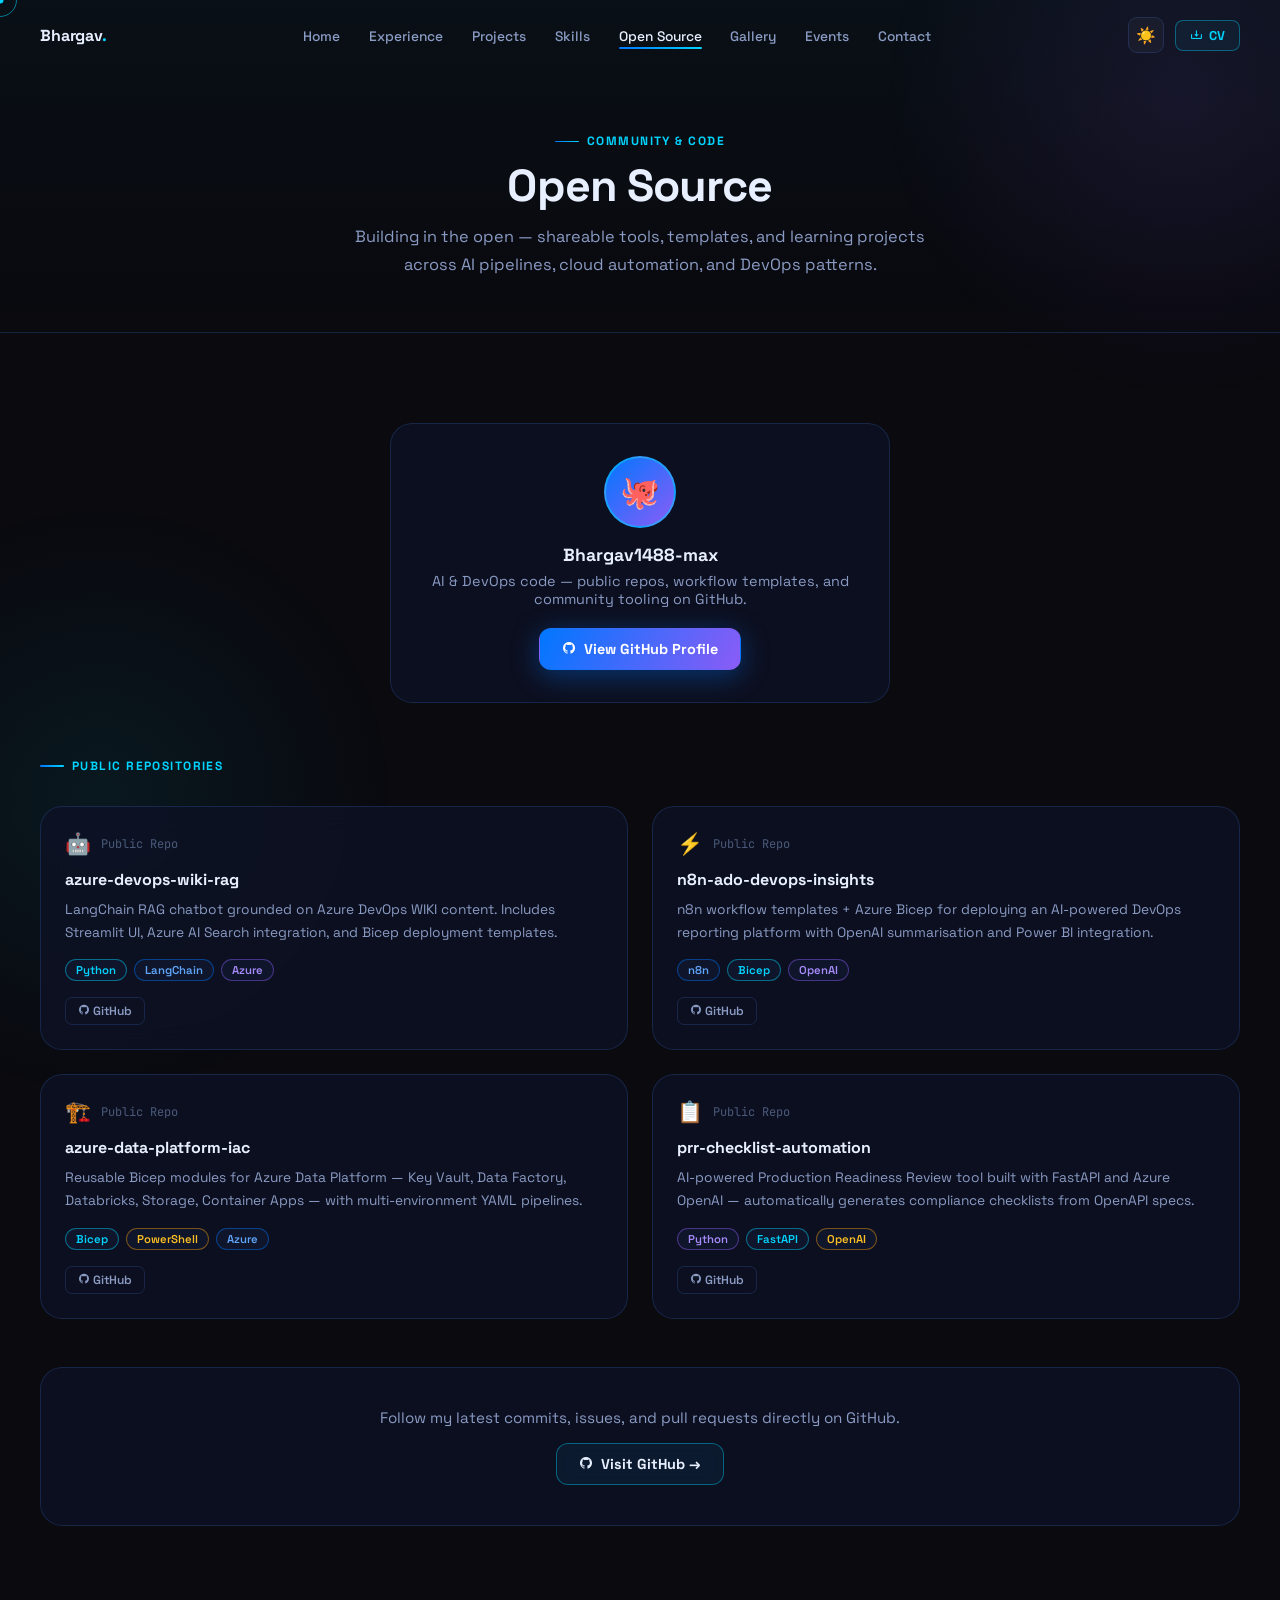
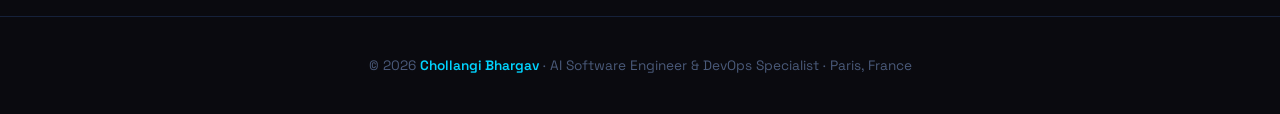
<file: opensource.html>
<!DOCTYPE html>
<html lang="en" data-theme="dark">
<head>
  <meta charset="UTF-8">
  <meta name="viewport" content="width=device-width, initial-scale=1.0">
  <meta name="description" content="Open source contributions and public projects by Chollangi Bhargav.">
  <title>Open Source | Chollangi Bhargav</title>
  <link rel="preconnect" href="https://fonts.googleapis.com">
  <link rel="preconnect" href="https://fonts.gstatic.com" crossorigin>
  <link href="https://fonts.googleapis.com/css2?family=Space+Grotesk:wght@300;400;500;600;700;800&family=JetBrains+Mono:wght@400;600&display=swap" rel="stylesheet">
  <link href="https://unpkg.com/boxicons@2.1.4/css/boxicons.min.css" rel="stylesheet">
  <link rel="stylesheet" href="assets/css/main.css">
</head>
<body>

  <!-- ═══ CURSOR ════════════════════════════════════════════ -->
  <div class="cursor-dot" aria-hidden="true"></div>
  <div class="cursor-ring" aria-hidden="true"></div>

  <!-- ═══ NAVIGATION ════════════════════════════════════════ -->
  <nav id="nav" aria-label="Main navigation">
    <div class="wrap nav-inner">
      <a href="index.html" class="nav-brand"><span class="n">Bhargav</span><span class="d">.</span></a>
      <ul class="nav-links" role="list">
        <li><a href="index.html">Home</a></li>
        <li><a href="experience.html">Experience</a></li>
        <li><a href="projects.html">Projects</a></li>
        <li><a href="skills.html">Skills</a></li>
        <li><a href="opensource.html" class="active">Open Source</a></li>
        <li><a href="gallery.html">Gallery</a></li>
        <li><a href="events.html">Events</a></li>
        <li><a href="contact.html">Contact</a></li>
      </ul>
      <div class="nav-actions">
        <button id="themeToggle" class="btn-theme" aria-label="Switch to light mode">☀️</button>
        <a href="#" class="btn-cv" download><i class="bx bx-download"></i> CV</a>
        <button class="hamburger" id="hamburger" aria-expanded="false" aria-controls="mobileNav" aria-label="Toggle menu">
          <span></span><span></span><span></span>
        </button>
      </div>
    </div>
    <nav id="mobileNav" class="mobile-nav" aria-label="Mobile navigation">
      <a href="index.html">Home</a>
      <a href="experience.html">Experience</a>
      <a href="projects.html">Projects</a>
      <a href="skills.html">Skills</a>
      <a href="opensource.html">Open Source</a>
      <a href="gallery.html">Gallery</a>
      <a href="events.html">Events</a>
      <a href="contact.html">Contact</a>
    </nav>
  </nav>

  <!-- ═══ PAGE HEADER ════════════════════════════════════════ -->
  <div class="page-header">
    <div class="wrap tc">
      <p class="section-badge reveal" style="justify-content:center;">Community &amp; Code</p>
      <h1 class="section-title reveal d1">Open Source</h1>
      <p class="section-sub reveal d2" style="margin-inline:auto;">
        Building in the open — shareable tools, templates, and learning projects
        across AI pipelines, cloud automation, and DevOps patterns.
      </p>
    </div>
  </div>

  <!-- ═══ GITHUB PROFILE CTA ════════════════════════════════ -->
  <main>
    <section>
      <div class="wrap">

        <!-- GitHub Profile Card -->
        <div class="reveal" style="text-align:center;margin-bottom:3rem;">
          <div class="card" style="max-width:500px;margin-inline:auto;text-align:center;padding:2rem;">
            <div style="width:72px;height:72px;border-radius:50%;border:2px solid var(--bd-h);background:linear-gradient(135deg,var(--blue),var(--purple));display:flex;align-items:center;justify-content:center;font-size:2rem;margin:0 auto 1rem;">
              🐙
            </div>
            <h2 style="font-size:1.1rem;font-weight:700;margin-bottom:6px;">Bhargav1488-max</h2>
            <p style="color:var(--tx2);font-size:0.9rem;margin-bottom:1.25rem;">
              AI &amp; DevOps code — public repos, workflow templates, and community tooling on GitHub.
            </p>
            <a href="https://github.com/Bhargav1488-max" target="_blank" rel="noopener noreferrer" class="btn btn-primary" style="justify-content:center;">
              <i class="bx bxl-github"></i> View GitHub Profile
            </a>
          </div>
        </div>

        <!-- Repos Grid -->
        <p class="section-badge reveal" style="margin-bottom:2rem;">Public Repositories</p>
        <div class="os-grid">

          <!-- Repo 1 · RAG Chatbot -->
          <article class="card reveal">
            <div style="display:flex;align-items:center;gap:10px;margin-bottom:12px;">
              <span style="font-size:1.3rem;">🤖</span>
              <span style="font-size:0.75rem;color:var(--tx3);font-family:var(--mono);">Public Repo</span>
            </div>
            <h2 style="font-size:1rem;font-weight:700;color:var(--tx);margin-bottom:8px;">azure-devops-wiki-rag</h2>
            <p style="color:var(--tx2);font-size:0.86rem;line-height:1.65;margin-bottom:1rem;">
              LangChain RAG chatbot grounded on Azure DevOps WIKI content. Includes Streamlit UI, Azure AI Search integration, and Bicep deployment templates.
            </p>
            <div class="tags">
              <span class="tag tag-cyan">Python</span>
              <span class="tag tag-blue">LangChain</span>
              <span class="tag tag-purp">Azure</span>
            </div>
            <div style="display:flex;gap:8px;margin-top:1rem;">
              <a href="https://github.com/Bhargav1488-max" target="_blank" rel="noopener noreferrer" class="proj-link">
                <i class="bx bxl-github"></i> GitHub
              </a>
            </div>
          </article>

          <!-- Repo 2 · n8n ADO Platform -->
          <article class="card reveal d1">
            <div style="display:flex;align-items:center;gap:10px;margin-bottom:12px;">
              <span style="font-size:1.3rem;">⚡</span>
              <span style="font-size:0.75rem;color:var(--tx3);font-family:var(--mono);">Public Repo</span>
            </div>
            <h2 style="font-size:1rem;font-weight:700;color:var(--tx);margin-bottom:8px;">n8n-ado-devops-insights</h2>
            <p style="color:var(--tx2);font-size:0.86rem;line-height:1.65;margin-bottom:1rem;">
              n8n workflow templates + Azure Bicep for deploying an AI-powered DevOps reporting platform with OpenAI summarisation and Power BI integration.
            </p>
            <div class="tags">
              <span class="tag tag-blue">n8n</span>
              <span class="tag tag-cyan">Bicep</span>
              <span class="tag tag-purp">OpenAI</span>
            </div>
            <div style="display:flex;gap:8px;margin-top:1rem;">
              <a href="https://github.com/Bhargav1488-max" target="_blank" rel="noopener noreferrer" class="proj-link">
                <i class="bx bxl-github"></i> GitHub
              </a>
            </div>
          </article>

          <!-- Repo 3 · Bicep IaC Library -->
          <article class="card reveal">
            <div style="display:flex;align-items:center;gap:10px;margin-bottom:12px;">
              <span style="font-size:1.3rem;">🏗️</span>
              <span style="font-size:0.75rem;color:var(--tx3);font-family:var(--mono);">Public Repo</span>
            </div>
            <h2 style="font-size:1rem;font-weight:700;color:var(--tx);margin-bottom:8px;">azure-data-platform-iac</h2>
            <p style="color:var(--tx2);font-size:0.86rem;line-height:1.65;margin-bottom:1rem;">
              Reusable Bicep modules for Azure Data Platform — Key Vault, Data Factory, Databricks, Storage, Container Apps — with multi-environment YAML pipelines.
            </p>
            <div class="tags">
              <span class="tag tag-cyan">Bicep</span>
              <span class="tag tag-amber">PowerShell</span>
              <span class="tag tag-blue">Azure</span>
            </div>
            <div style="display:flex;gap:8px;margin-top:1rem;">
              <a href="https://github.com/Bhargav1488-max" target="_blank" rel="noopener noreferrer" class="proj-link">
                <i class="bx bxl-github"></i> GitHub
              </a>
            </div>
          </article>

          <!-- Repo 4 · PRR Automation -->
          <article class="card reveal d1">
            <div style="display:flex;align-items:center;gap:10px;margin-bottom:12px;">
              <span style="font-size:1.3rem;">📋</span>
              <span style="font-size:0.75rem;color:var(--tx3);font-family:var(--mono);">Public Repo</span>
            </div>
            <h2 style="font-size:1rem;font-weight:700;color:var(--tx);margin-bottom:8px;">prr-checklist-automation</h2>
            <p style="color:var(--tx2);font-size:0.86rem;line-height:1.65;margin-bottom:1rem;">
              AI-powered Production Readiness Review tool built with FastAPI and Azure OpenAI — automatically generates compliance checklists from OpenAPI specs.
            </p>
            <div class="tags">
              <span class="tag tag-purp">Python</span>
              <span class="tag tag-cyan">FastAPI</span>
              <span class="tag tag-amber">OpenAI</span>
            </div>
            <div style="display:flex;gap:8px;margin-top:1rem;">
              <a href="https://github.com/Bhargav1488-max" target="_blank" rel="noopener noreferrer" class="proj-link">
                <i class="bx bxl-github"></i> GitHub
              </a>
            </div>
          </article>

        </div><!-- /os-grid -->

        <!-- GitHub Activity placeholder -->
        <div class="card reveal" style="margin-top:3rem;text-align:center;padding:2.5rem;">
          <p style="font-size:0.95rem;color:var(--tx2);margin-bottom:1rem;">
            Follow my latest commits, issues, and pull requests directly on GitHub.
          </p>
          <a href="https://github.com/Bhargav1488-max" target="_blank" rel="noopener noreferrer" class="btn btn-outline">
            <i class="bx bxl-github"></i> Visit GitHub →
          </a>
        </div>

      </div>
    </section>
  </main>

  <!-- ═══ FOOTER ══════════════════════════════════════════════ -->
  <footer class="site-footer">
    <div class="wrap">
      <p>&copy; <span id="yr"></span> <a href="index.html">Chollangi Bhargav</a> · AI Software Engineer &amp; DevOps Specialist · Paris, France</p>
    </div>
    <script>document.getElementById('yr').textContent=new Date().getFullYear();</script>
  </footer>

  <script src="assets/js/main.js"></script>
</body>
</html>
</file>
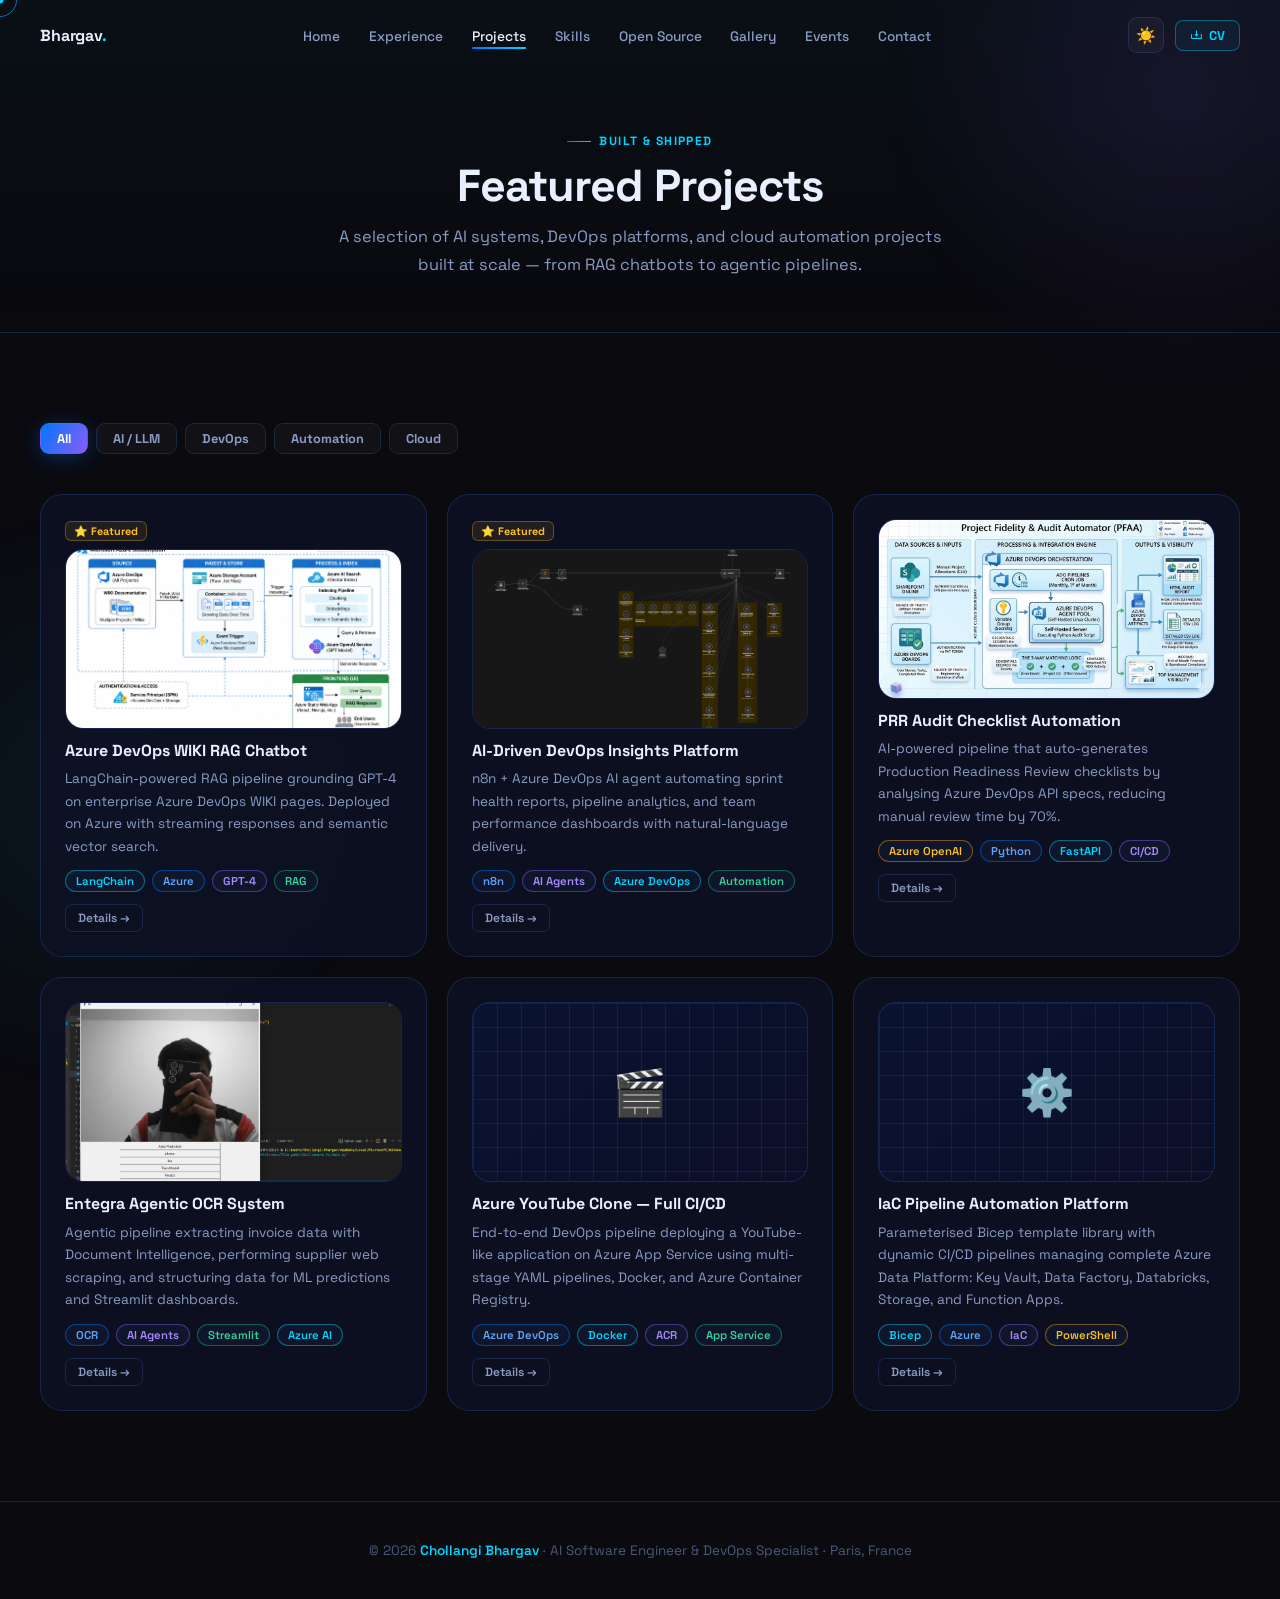
<file: projects.html>
<!DOCTYPE html>
<html lang="en" data-theme="dark">
<head>
  <meta charset="UTF-8">
  <meta name="viewport" content="width=device-width, initial-scale=1.0">
  <meta name="description" content="Projects by Chollangi Bhargav — AI, DevOps, Automation, Cloud.">
  <title>Projects | Chollangi Bhargav</title>
  <link rel="preconnect" href="https://fonts.googleapis.com">
  <link rel="preconnect" href="https://fonts.gstatic.com" crossorigin>
  <link href="https://fonts.googleapis.com/css2?family=Space+Grotesk:wght@300;400;500;600;700;800&family=JetBrains+Mono:wght@400;600&display=swap" rel="stylesheet">
  <link href="https://unpkg.com/boxicons@2.1.4/css/boxicons.min.css" rel="stylesheet">
  <link rel="stylesheet" href="assets/css/main.css">
</head>
<body>

  <!-- ═══ CURSOR ════════════════════════════════════════════ -->
  <div class="cursor-dot" aria-hidden="true"></div>
  <div class="cursor-ring" aria-hidden="true"></div>

  <!-- ═══ NAVIGATION ════════════════════════════════════════ -->
  <nav id="nav" aria-label="Main navigation">
    <div class="wrap nav-inner">
      <a href="index.html" class="nav-brand"><span class="n">Bhargav</span><span class="d">.</span></a>
      <ul class="nav-links" role="list">
        <li><a href="index.html">Home</a></li>
        <li><a href="experience.html">Experience</a></li>
        <li><a href="projects.html" class="active">Projects</a></li>
        <li><a href="skills.html">Skills</a></li>
        <li><a href="opensource.html">Open Source</a></li>
        <li><a href="gallery.html">Gallery</a></li>
        <li><a href="events.html">Events</a></li>
        <li><a href="contact.html">Contact</a></li>
      </ul>
      <div class="nav-actions">
        <button id="themeToggle" class="btn-theme" aria-label="Switch to light mode">☀️</button>
        <a href="#" class="btn-cv" download><i class="bx bx-download"></i> CV</a>
        <button class="hamburger" id="hamburger" aria-expanded="false" aria-controls="mobileNav" aria-label="Toggle menu">
          <span></span><span></span><span></span>
        </button>
      </div>
    </div>
    <nav id="mobileNav" class="mobile-nav" aria-label="Mobile navigation">
      <a href="index.html">Home</a>
      <a href="experience.html">Experience</a>
      <a href="projects.html">Projects</a>
      <a href="skills.html">Skills</a>
      <a href="opensource.html">Open Source</a>
      <a href="gallery.html">Gallery</a>
      <a href="events.html">Events</a>
      <a href="contact.html">Contact</a>
    </nav>
  </nav>

  <!-- ═══ PAGE HEADER ════════════════════════════════════════ -->
  <div class="page-header">
    <div class="wrap tc">
      <p class="section-badge reveal" style="justify-content:center;">Built & Shipped</p>
      <h1 class="section-title reveal d1">Featured Projects</h1>
      <p class="section-sub reveal d2" style="margin-inline:auto;">
        A selection of AI systems, DevOps platforms, and cloud automation projects
        built at scale — from RAG chatbots to agentic pipelines.
      </p>
    </div>
  </div>

  <!-- ═══ PROJECTS GRID ══════════════════════════════════════ -->
  <main>
    <section>
      <div class="wrap">

        <!-- Filter Tabs -->
        <div class="filter-row reveal" role="tablist" aria-label="Project categories">
          <button class="flt-tab on" data-f="all"      role="tab" aria-selected="true">All</button>
          <button class="flt-tab"   data-f="ai"        role="tab">AI / LLM</button>
          <button class="flt-tab"   data-f="devops"    role="tab">DevOps</button>
          <button class="flt-tab"   data-f="automation"role="tab">Automation</button>
          <button class="flt-tab"   data-f="cloud"     role="tab">Cloud</button>
        </div>

        <!-- ── Projects Grid ───────────────────────────────── -->
        <div class="projects-grid">

          <!-- 1 · RAG Chatbot ────────────────────────────── -->
          <article class="card proj-card reveal" data-cat="ai" data-modal="rag">
            <span class="badge-featured">⭐ Featured</span>
            <img src="assets/img/azure-DevOps-WIKI-RAG-chatbot.png" alt="Azure DevOps WIKI RAG Chatbot" class="proj-thumb">
            <h2 class="proj-title">Azure DevOps WIKI RAG Chatbot</h2>
            <p class="proj-desc">LangChain-powered RAG pipeline grounding GPT-4 on enterprise Azure DevOps WIKI pages. Deployed on Azure with streaming responses and semantic vector search.</p>
            <div class="tags">
              <span class="tag tag-cyan">LangChain</span>
              <span class="tag tag-blue">Azure</span>
              <span class="tag tag-purp">GPT-4</span>
              <span class="tag tag-green">RAG</span>
            </div>
            <div class="proj-links">
              <button class="proj-link" data-modal="rag">Details →</button>
            </div>
          </article>

          <!-- 2 · n8n AI Platform ────────────────────────── -->
          <article class="card proj-card reveal d1" data-cat="automation" data-modal="n8n">
            <span class="badge-featured">⭐ Featured</span>
            <img src="assets/img/n8n_2.png" alt="n8n AI workflow platform" class="proj-thumb">
            <h2 class="proj-title">AI-Driven DevOps Insights Platform</h2>
            <p class="proj-desc">n8n + Azure DevOps AI agent automating sprint health reports, pipeline analytics, and team performance dashboards with natural-language delivery.</p>
            <div class="tags">
              <span class="tag tag-blue">n8n</span>
              <span class="tag tag-purp">AI Agents</span>
              <span class="tag tag-cyan">Azure DevOps</span>
              <span class="tag tag-green">Automation</span>
            </div>
            <div class="proj-links">
              <button class="proj-link" data-modal="n8n">Details →</button>
            </div>
          </article>

          <!-- 3 · PRR Checklist ──────────────────────────── -->
          <article class="card proj-card reveal d2" data-cat="ai" data-modal="prr">
            <img src="assets/img/arch_diagram.png" alt="PRR Checklist Automation architecture" class="proj-thumb">
            <h2 class="proj-title">PRR Audit Checklist Automation</h2>
            <p class="proj-desc">AI-powered pipeline that auto-generates Production Readiness Review checklists by analysing Azure DevOps API specs, reducing manual review time by 70%.</p>
            <div class="tags">
              <span class="tag tag-amber">Azure OpenAI</span>
              <span class="tag tag-blue">Python</span>
              <span class="tag tag-cyan">FastAPI</span>
              <span class="tag tag-purp">CI/CD</span>
            </div>
            <div class="proj-links">
              <button class="proj-link" data-modal="prr">Details →</button>
            </div>
          </article>

          <!-- 4 · Entegra OCR ────────────────────────────── -->
          <article class="card proj-card reveal" data-cat="ai" data-modal="ocr">
            <img src="assets/img/photo3.png" alt="Entegra Agentic OCR system" class="proj-thumb">
            <h2 class="proj-title">Entegra Agentic OCR System</h2>
            <p class="proj-desc">Agentic pipeline extracting invoice data with Document Intelligence, performing supplier web scraping, and structuring data for ML predictions and Streamlit dashboards.</p>
            <div class="tags">
              <span class="tag tag-blue">OCR</span>
              <span class="tag tag-purp">AI Agents</span>
              <span class="tag tag-green">Streamlit</span>
              <span class="tag tag-cyan">Azure AI</span>
            </div>
            <div class="proj-links">
              <button class="proj-link" data-modal="ocr">Details →</button>
            </div>
          </article>

          <!-- 5 · YouTube Clone CI/CD ────────────────────── -->
          <article class="card proj-card reveal d1" data-cat="devops" data-modal="ytube">
            <div class="proj-thumb-placeholder" role="img" aria-label="YouTube Clone CI/CD pipeline">🎬</div>
            <h2 class="proj-title">Azure YouTube Clone — Full CI/CD</h2>
            <p class="proj-desc">End-to-end DevOps pipeline deploying a YouTube-like application on Azure App Service using multi-stage YAML pipelines, Docker, and Azure Container Registry.</p>
            <div class="tags">
              <span class="tag tag-blue">Azure DevOps</span>
              <span class="tag tag-cyan">Docker</span>
              <span class="tag tag-purp">ACR</span>
              <span class="tag tag-green">App Service</span>
            </div>
            <div class="proj-links">
              <button class="proj-link" data-modal="ytube">Details →</button>
            </div>
          </article>

          <!-- 6 · IaC Pipeline ───────────────────────────── -->
          <article class="card proj-card reveal d2" data-cat="cloud" data-modal="iac">
            <div class="proj-thumb-placeholder" role="img" aria-label="IaC Pipeline Automation">⚙️</div>
            <h2 class="proj-title">IaC Pipeline Automation Platform</h2>
            <p class="proj-desc">Parameterised Bicep template library with dynamic CI/CD pipelines managing complete Azure Data Platform: Key Vault, Data Factory, Databricks, Storage, and Function Apps.</p>
            <div class="tags">
              <span class="tag tag-cyan">Bicep</span>
              <span class="tag tag-blue">Azure</span>
              <span class="tag tag-purp">IaC</span>
              <span class="tag tag-amber">PowerShell</span>
            </div>
            <div class="proj-links">
              <button class="proj-link" data-modal="iac">Details →</button>
            </div>
          </article>

        </div><!-- /projects-grid -->
      </div>
    </section>
  </main>

  <!-- ═══ MODAL OVERLAY ═════════════════════════════════════ -->
  <div class="modal-overlay" id="projModal" role="dialog" aria-modal="true" aria-labelledby="modalTitle">
    <div class="modal-box">
      <button class="modal-close" aria-label="Close modal"><i class="bx bx-x"></i></button>
      <div class="modal-body"></div>
    </div>
  </div>

  <!-- ═══ MODAL TEMPLATES (hidden) ══════════════════════════ -->
  <template id="tpl-rag">
    <h2 id="modalTitle" style="margin-bottom:1rem;">Azure DevOps WIKI RAG Chatbot</h2>
    <img src="assets/img/azure-DevOps-WIKI-RAG-chatbot.png" alt="RAG Chatbot" style="width:100%;border-radius:12px;margin-bottom:1.5rem;border:1px solid var(--bd);">
    <p style="color:var(--tx2);line-height:1.75;margin-bottom:1rem;">LangChain-powered Retrieval-Augmented Generation pipeline that grounds GPT-4 responses on entire Azure DevOps WIKI knowledge bases. Deployed as a containerised Streamlit application on Azure Container Apps.</p>
    <h3 style="margin-bottom:0.75rem;font-size:1rem;">Key Technical Highlights</h3>
    <ul style="color:var(--tx2);display:grid;gap:8px;padding-left:1.2rem;list-style-position:inside;">
      <li>Azure AI Search vector store — 1536-dim embeddings via text-embedding-ada-002</li>
      <li>LangChain ConversationalRetrievalChain with memory buffer for context retention</li>
      <li>Azure DevOps REST API ingestion with incremental wiki sync</li>
      <li>CI/CD pipeline: Docker → ACR → Container Apps via YAML pipeline</li>
      <li>Streaming SSE responses for real-time answer delivery</li>
    </ul>
    <div class="tags" style="margin-top:1.2rem;">
      <span class="tag tag-cyan">LangChain</span><span class="tag tag-blue">Azure OpenAI</span>
      <span class="tag tag-purp">AI Search</span><span class="tag tag-green">Streamlit</span>
      <span class="tag tag-amber">Docker</span><span class="tag tag-blue">Container Apps</span>
    </div>
  </template>

  <template id="tpl-n8n">
    <h2 id="modalTitle" style="margin-bottom:1rem;">AI-Driven DevOps Insights Platform</h2>
    <img src="assets/img/n8n_2.png" alt="n8n platform" style="width:100%;border-radius:12px;margin-bottom:1rem;border:1px solid var(--bd);">
    <img src="assets/img/n8n_1.png" alt="n8n platform" style="width:100%;border-radius:12px;margin-bottom:1.5rem;border:1px solid var(--bd);">
    <p style="color:var(--tx2);line-height:1.75;margin-bottom:1rem;">n8n agentic platform orchestrating Azure DevOps data, OpenAI analysis, and automated delivery of sprint health reports, code quality insights, and team performance dashboards via Teams and email.</p>
    <h3 style="margin-bottom:0.75rem;font-size:1rem;">Key Technical Highlights</h3>
    <ul style="color:var(--tx2);display:grid;gap:8px;padding-left:1.2rem;list-style-position:inside;">
      <li>n8n deployed on Azure Container Apps via Bicep + CI/CD</li>
      <li>AI agent nodes calling Azure DevOps API for pipeline telemetry</li>
      <li>OpenAI GPT-4 summarisation + anomaly detection for build failures</li>
      <li>Power BI embedded dashboards generated from processed ADO data</li>
      <li>Webhook triggers + scheduled cron for continuous reporting cycles</li>
    </ul>
    <div class="tags" style="margin-top:1.2rem;">
      <span class="tag tag-blue">n8n</span><span class="tag tag-purp">AI Agents</span>
      <span class="tag tag-cyan">Azure DevOps</span><span class="tag tag-green">Power BI</span>
      <span class="tag tag-amber">OpenAI</span>
    </div>
  </template>

  <template id="tpl-prr">
    <h2 id="modalTitle" style="margin-bottom:1rem;">PRR Audit Checklist Automation</h2>
    <img src="assets/img/arch_diagram.png" alt="Architecture diagram" style="width:100%;border-radius:12px;margin-bottom:1.5rem;border:1px solid var(--bd);">
    <p style="color:var(--tx2);line-height:1.75;margin-bottom:1rem;">AI-powered Production Readiness Review system that analyses API specifications and automatically generates compliance checklists, reducing manual review effort by ~70%.</p>
    <h3 style="margin-bottom:0.75rem;font-size:1rem;">Key Technical Highlights</h3>
    <ul style="color:var(--tx2);display:grid;gap:8px;padding-left:1.2rem;list-style-position:inside;">
      <li>OpenAPI and AsyncAPI spec parsing with structured rule-based validation</li>
      <li>Azure OpenAI GPT-4 for natural-language PRR item generation</li>
      <li>FastAPI backend deployed as Azure Function App</li>
      <li>Azure Pipelines CI/CD fully automated from PR to production</li>
      <li>Streamlit review dashboard with checklist export (PDF / XLSX)</li>
    </ul>
    <div class="tags" style="margin-top:1.2rem;">
      <span class="tag tag-amber">Azure OpenAI</span><span class="tag tag-blue">Python</span>
      <span class="tag tag-cyan">FastAPI</span><span class="tag tag-purp">CI/CD</span>
      <span class="tag tag-green">Function Apps</span>
    </div>
  </template>

  <template id="tpl-ocr">
    <h2 id="modalTitle" style="margin-bottom:1rem;">Entegra Agentic OCR System</h2>
    <p style="color:var(--tx2);line-height:1.75;margin-bottom:1rem;">Agentic pipeline that extracts structured invoice data using Azure Document Intelligence, enriches it with supplier web-scraping agents, and feeds ML models for pricing predictions.</p>
    <h3 style="margin-bottom:0.75rem;font-size:1rem;">Key Technical Highlights</h3>
    <ul style="color:var(--tx2);display:grid;gap:8px;padding-left:1.2rem;list-style-position:inside;">
      <li>Azure Document Intelligence (Form Recognizer) for invoice field extraction</li>
      <li>Playwright-based supplier web scraping agent for price benchmarking</li>
      <li>Structured CDM (Common Data Model) output for downstream analytics</li>
      <li>Streamlit dashboard with interactive data exploration and ML predictions</li>
      <li>Deployed on Azure Container Apps with Key Vault secrets management</li>
    </ul>
    <div class="tags" style="margin-top:1.2rem;">
      <span class="tag tag-blue">OCR</span><span class="tag tag-purp">AI Agents</span>
      <span class="tag tag-cyan">Azure AI</span><span class="tag tag-green">Streamlit</span>
      <span class="tag tag-amber">ML</span>
    </div>
  </template>

  <template id="tpl-ytube">
    <h2 id="modalTitle" style="margin-bottom:1rem;">Azure YouTube Clone — Full CI/CD</h2>
    <video controls poster="" style="width:100%;border-radius:12px;margin-bottom:1.5rem;border:1px solid var(--bd);">
      <source src="assets/video/azure youtube clone.mp4" type="video/mp4">
    </video>
    <p style="color:var(--tx2);line-height:1.75;margin-bottom:1rem;">Complete DevOps showcase: YouTube-like web application deployed on Azure App Service with multi-stage Docker build pipelines, Azure Container Registry, and full CI/CD automation.</p>
    <h3 style="margin-bottom:0.75rem;font-size:1rem;">Key Technical Highlights</h3>
    <ul style="color:var(--tx2);display:grid;gap:8px;padding-left:1.2rem;list-style-position:inside;">
      <li>Multi-stage Docker build reducing final image size by 60%</li>
      <li>Azure DevOps YAML pipeline: build → test → push to ACR → deploy</li>
      <li>Slot-based zero-downtime deployments on Azure App Service</li>
      <li>Application Insights monitoring with custom alerting rules</li>
    </ul>
    <div class="tags" style="margin-top:1.2rem;">
      <span class="tag tag-blue">Azure DevOps</span><span class="tag tag-cyan">Docker</span>
      <span class="tag tag-purp">ACR</span><span class="tag tag-green">App Service</span>
      <span class="tag tag-amber">YAML</span>
    </div>
  </template>

  <template id="tpl-iac">
    <h2 id="modalTitle" style="margin-bottom:1rem;">IaC Pipeline Automation Platform</h2>
    <p style="color:var(--tx2);line-height:1.75;margin-bottom:1rem;">Fully parameterised Bicep template library covering all Azure Data Platform services, backed by YAML pipelines that dynamically fetch parameters from Resource Groups and deploy with zero manual steps.</p>
    <h3 style="margin-bottom:0.75rem;font-size:1rem;">Key Technical Highlights</h3>
    <ul style="color:var(--tx2);display:grid;gap:8px;padding-left:1.2rem;list-style-position:inside;">
      <li>Bicep modules for Key Vault, Data Factory, Databricks, Storage, Function Apps</li>
      <li>Dynamic parameter retrieval via PowerShell pre-deployment scripts</li>
      <li>Multi-environment (DEV / UAT / PRD) gate-based promotion pipelines</li>
      <li>RBAC role assignments automated via service principal with least-privilege</li>
      <li>Drift detection job comparing live state with desired IaC configuration</li>
    </ul>
    <div class="tags" style="margin-top:1.2rem;">
      <span class="tag tag-cyan">Bicep</span><span class="tag tag-blue">Azure</span>
      <span class="tag tag-purp">IaC</span><span class="tag tag-amber">PowerShell</span>
      <span class="tag tag-green">YAML</span>
    </div>
  </template>

  <!-- ═══ FOOTER ══════════════════════════════════════════════ -->
  <footer class="site-footer">
    <div class="wrap">
      <p>&copy; <span id="yr"></span> <a href="index.html">Chollangi Bhargav</a> · AI Software Engineer &amp; DevOps Specialist · Paris, France</p>
    </div>
    <script>document.getElementById('yr').textContent=new Date().getFullYear();</script>
  </footer>

  <script src="assets/js/main.js"></script>
</body>
</html>
</file>
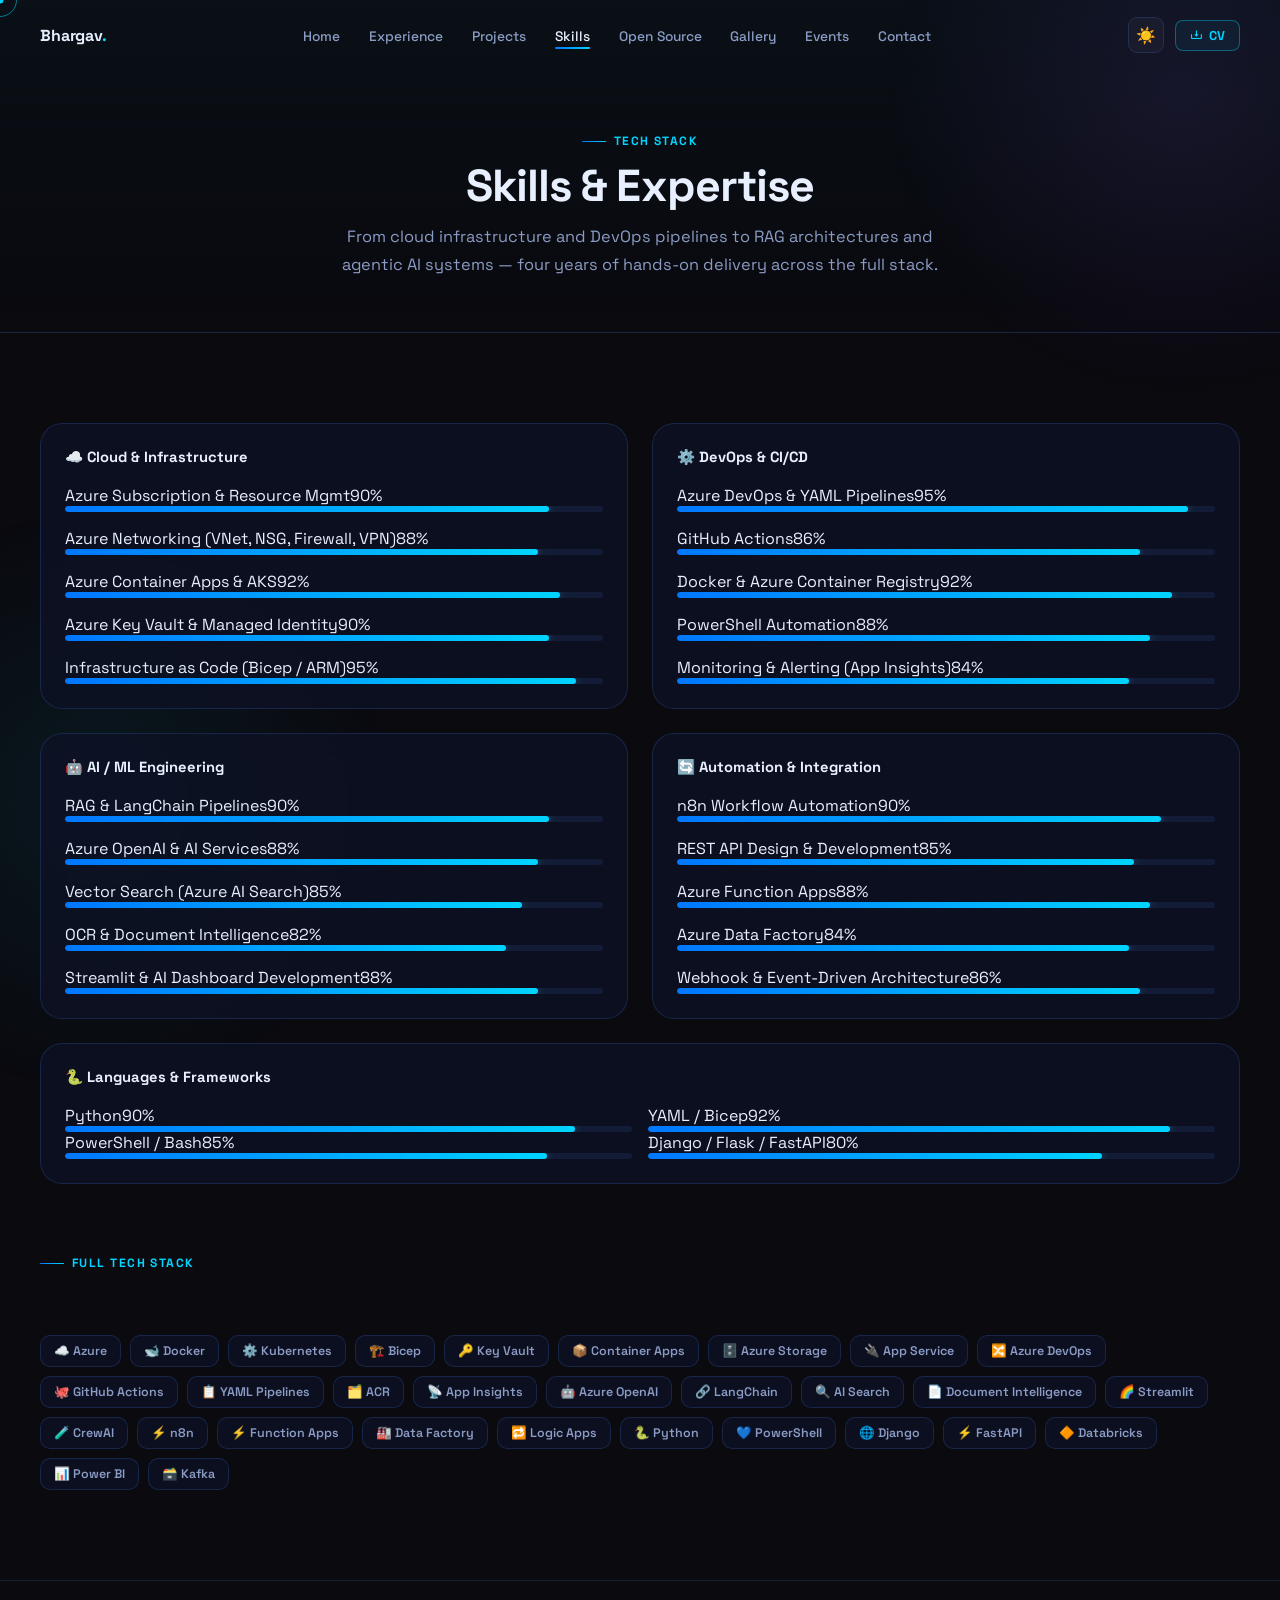
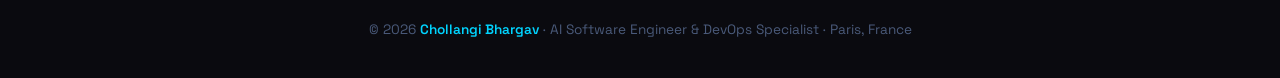
<file: skills.html>
<!DOCTYPE html>
<html lang="en" data-theme="dark">
<head>
  <meta charset="UTF-8">
  <meta name="viewport" content="width=device-width, initial-scale=1.0">
  <meta name="description" content="Technical skills of Chollangi Bhargav — Cloud, DevOps, AI/ML, Automation.">
  <title>Skills | Chollangi Bhargav</title>
  <link rel="preconnect" href="https://fonts.googleapis.com">
  <link rel="preconnect" href="https://fonts.gstatic.com" crossorigin>
  <link href="https://fonts.googleapis.com/css2?family=Space+Grotesk:wght@300;400;500;600;700;800&family=JetBrains+Mono:wght@400;600&display=swap" rel="stylesheet">
  <link href="https://unpkg.com/boxicons@2.1.4/css/boxicons.min.css" rel="stylesheet">
  <link rel="stylesheet" href="assets/css/main.css">
</head>
<body>

  <!-- ═══ CURSOR ════════════════════════════════════════════ -->
  <div class="cursor-dot" aria-hidden="true"></div>
  <div class="cursor-ring" aria-hidden="true"></div>

  <!-- ═══ NAVIGATION ════════════════════════════════════════ -->
  <nav id="nav" aria-label="Main navigation">
    <div class="wrap nav-inner">
      <a href="index.html" class="nav-brand"><span class="n">Bhargav</span><span class="d">.</span></a>
      <ul class="nav-links" role="list">
        <li><a href="index.html">Home</a></li>
        <li><a href="experience.html">Experience</a></li>
        <li><a href="projects.html">Projects</a></li>
        <li><a href="skills.html" class="active">Skills</a></li>
        <li><a href="opensource.html">Open Source</a></li>
        <li><a href="gallery.html">Gallery</a></li>
        <li><a href="events.html">Events</a></li>
        <li><a href="contact.html">Contact</a></li>
      </ul>
      <div class="nav-actions">
        <button id="themeToggle" class="btn-theme" aria-label="Switch to light mode">☀️</button>
        <a href="#" class="btn-cv" download><i class="bx bx-download"></i> CV</a>
        <button class="hamburger" id="hamburger" aria-expanded="false" aria-controls="mobileNav" aria-label="Toggle menu">
          <span></span><span></span><span></span>
        </button>
      </div>
    </div>
    <nav id="mobileNav" class="mobile-nav" aria-label="Mobile navigation">
      <a href="index.html">Home</a>
      <a href="experience.html">Experience</a>
      <a href="projects.html">Projects</a>
      <a href="skills.html">Skills</a>
      <a href="opensource.html">Open Source</a>
      <a href="gallery.html">Gallery</a>
      <a href="events.html">Events</a>
      <a href="contact.html">Contact</a>
    </nav>
  </nav>

  <!-- ═══ PAGE HEADER ════════════════════════════════════════ -->
  <div class="page-header">
    <div class="wrap tc">
      <p class="section-badge reveal" style="justify-content:center;">Tech Stack</p>
      <h1 class="section-title reveal d1">Skills &amp; Expertise</h1>
      <p class="section-sub reveal d2" style="margin-inline:auto;">
        From cloud infrastructure and DevOps pipelines to RAG architectures and agentic AI systems —
        four years of hands-on delivery across the full stack.
      </p>
    </div>
  </div>

  <!-- ═══ SKILL CATEGORIES ════════════════════════════════== -->
  <main>
    <section>
      <div class="wrap">
        <div class="skill-cats">

          <!-- ☁️ Cloud & Infrastructure -->
          <article class="card reveal">
            <h2 class="cat-title">☁️ Cloud &amp; Infrastructure</h2>
            <div class="skill-list">
              <div class="skill-item">
                <div class="skill-meta"><span>Azure Subscription &amp; Resource Mgmt</span><span class="pct">90%</span></div>
                <div class="skill-track"><div class="skill-fill" data-w="90%"></div></div>
              </div>
              <div class="skill-item">
                <div class="skill-meta"><span>Azure Networking (VNet, NSG, Firewall, VPN)</span><span class="pct">88%</span></div>
                <div class="skill-track"><div class="skill-fill" data-w="88%"></div></div>
              </div>
              <div class="skill-item">
                <div class="skill-meta"><span>Azure Container Apps &amp; AKS</span><span class="pct">92%</span></div>
                <div class="skill-track"><div class="skill-fill" data-w="92%"></div></div>
              </div>
              <div class="skill-item">
                <div class="skill-meta"><span>Azure Key Vault &amp; Managed Identity</span><span class="pct">90%</span></div>
                <div class="skill-track"><div class="skill-fill" data-w="90%"></div></div>
              </div>
              <div class="skill-item">
                <div class="skill-meta"><span>Infrastructure as Code (Bicep / ARM)</span><span class="pct">95%</span></div>
                <div class="skill-track"><div class="skill-fill" data-w="95%"></div></div>
              </div>
            </div>
          </article>

          <!-- ⚙️ DevOps & CI/CD -->
          <article class="card reveal d1">
            <h2 class="cat-title">⚙️ DevOps &amp; CI/CD</h2>
            <div class="skill-list">
              <div class="skill-item">
                <div class="skill-meta"><span>Azure DevOps &amp; YAML Pipelines</span><span class="pct">95%</span></div>
                <div class="skill-track"><div class="skill-fill" data-w="95%"></div></div>
              </div>
              <div class="skill-item">
                <div class="skill-meta"><span>GitHub Actions</span><span class="pct">86%</span></div>
                <div class="skill-track"><div class="skill-fill" data-w="86%"></div></div>
              </div>
              <div class="skill-item">
                <div class="skill-meta"><span>Docker &amp; Azure Container Registry</span><span class="pct">92%</span></div>
                <div class="skill-track"><div class="skill-fill" data-w="92%"></div></div>
              </div>
              <div class="skill-item">
                <div class="skill-meta"><span>PowerShell Automation</span><span class="pct">88%</span></div>
                <div class="skill-track"><div class="skill-fill" data-w="88%"></div></div>
              </div>
              <div class="skill-item">
                <div class="skill-meta"><span>Monitoring &amp; Alerting (App Insights)</span><span class="pct">84%</span></div>
                <div class="skill-track"><div class="skill-fill" data-w="84%"></div></div>
              </div>
            </div>
          </article>

          <!-- 🤖 AI / ML Engineering -->
          <article class="card reveal">
            <h2 class="cat-title">🤖 AI / ML Engineering</h2>
            <div class="skill-list">
              <div class="skill-item">
                <div class="skill-meta"><span>RAG &amp; LangChain Pipelines</span><span class="pct">90%</span></div>
                <div class="skill-track"><div class="skill-fill" data-w="90%"></div></div>
              </div>
              <div class="skill-item">
                <div class="skill-meta"><span>Azure OpenAI &amp; AI Services</span><span class="pct">88%</span></div>
                <div class="skill-track"><div class="skill-fill" data-w="88%"></div></div>
              </div>
              <div class="skill-item">
                <div class="skill-meta"><span>Vector Search (Azure AI Search)</span><span class="pct">85%</span></div>
                <div class="skill-track"><div class="skill-fill" data-w="85%"></div></div>
              </div>
              <div class="skill-item">
                <div class="skill-meta"><span>OCR &amp; Document Intelligence</span><span class="pct">82%</span></div>
                <div class="skill-track"><div class="skill-fill" data-w="82%"></div></div>
              </div>
              <div class="skill-item">
                <div class="skill-meta"><span>Streamlit &amp; AI Dashboard Development</span><span class="pct">88%</span></div>
                <div class="skill-track"><div class="skill-fill" data-w="88%"></div></div>
              </div>
            </div>
          </article>

          <!-- 🔄 Automation & Integration -->
          <article class="card reveal d1">
            <h2 class="cat-title">🔄 Automation &amp; Integration</h2>
            <div class="skill-list">
              <div class="skill-item">
                <div class="skill-meta"><span>n8n Workflow Automation</span><span class="pct">90%</span></div>
                <div class="skill-track"><div class="skill-fill" data-w="90%"></div></div>
              </div>
              <div class="skill-item">
                <div class="skill-meta"><span>REST API Design &amp; Development</span><span class="pct">85%</span></div>
                <div class="skill-track"><div class="skill-fill" data-w="85%"></div></div>
              </div>
              <div class="skill-item">
                <div class="skill-meta"><span>Azure Function Apps</span><span class="pct">88%</span></div>
                <div class="skill-track"><div class="skill-fill" data-w="88%"></div></div>
              </div>
              <div class="skill-item">
                <div class="skill-meta"><span>Azure Data Factory</span><span class="pct">84%</span></div>
                <div class="skill-track"><div class="skill-fill" data-w="84%"></div></div>
              </div>
              <div class="skill-item">
                <div class="skill-meta"><span>Webhook &amp; Event-Driven Architecture</span><span class="pct">86%</span></div>
                <div class="skill-track"><div class="skill-fill" data-w="86%"></div></div>
              </div>
            </div>
          </article>

          <!-- 🐍 Languages & Frameworks -->
          <article class="card reveal" style="grid-column:1/-1;">
            <h2 class="cat-title">🐍 Languages &amp; Frameworks</h2>
            <div class="skill-list" style="display:grid;grid-template-columns:repeat(auto-fit,minmax(280px,1fr));gap:1rem;">
              <div>
                <div class="skill-item">
                  <div class="skill-meta"><span>Python</span><span class="pct">90%</span></div>
                  <div class="skill-track"><div class="skill-fill" data-w="90%"></div></div>
                </div>
                <div class="skill-item">
                  <div class="skill-meta"><span>PowerShell / Bash</span><span class="pct">85%</span></div>
                  <div class="skill-track"><div class="skill-fill" data-w="85%"></div></div>
                </div>
              </div>
              <div>
                <div class="skill-item">
                  <div class="skill-meta"><span>YAML / Bicep</span><span class="pct">92%</span></div>
                  <div class="skill-track"><div class="skill-fill" data-w="92%"></div></div>
                </div>
                <div class="skill-item">
                  <div class="skill-meta"><span>Django / Flask / FastAPI</span><span class="pct">80%</span></div>
                  <div class="skill-track"><div class="skill-fill" data-w="80%"></div></div>
                </div>
              </div>
            </div>
          </article>

        </div><!-- /skill-cats -->

        <!-- ── Technology Pills ─────────────────────────────── -->
        <div style="margin-top:4rem;">
          <p class="section-badge reveal" style="margin-bottom:1.5rem;">Full Tech Stack</p>
          <div class="tech-cloud reveal d1">
            <!-- Cloud -->
            <span class="tech-pill">☁️ Azure</span>
            <span class="tech-pill">🐋 Docker</span>
            <span class="tech-pill">⚙️ Kubernetes</span>
            <span class="tech-pill">🏗️ Bicep</span>
            <span class="tech-pill">🔑 Key Vault</span>
            <span class="tech-pill">📦 Container Apps</span>
            <span class="tech-pill">🗄️ Azure Storage</span>
            <span class="tech-pill">🔌 App Service</span>
            <!-- DevOps -->
            <span class="tech-pill">🔀 Azure DevOps</span>
            <span class="tech-pill">🐙 GitHub Actions</span>
            <span class="tech-pill">📋 YAML Pipelines</span>
            <span class="tech-pill">🗂️ ACR</span>
            <span class="tech-pill">📡 App Insights</span>
            <!-- AI / ML -->
            <span class="tech-pill">🤖 Azure OpenAI</span>
            <span class="tech-pill">🔗 LangChain</span>
            <span class="tech-pill">🔍 AI Search</span>
            <span class="tech-pill">📄 Document Intelligence</span>
            <span class="tech-pill">🌈 Streamlit</span>
            <span class="tech-pill">🧪 CrewAI</span>
            <!-- Automation -->
            <span class="tech-pill">⚡ n8n</span>
            <span class="tech-pill">⚡ Function Apps</span>
            <span class="tech-pill">🏭 Data Factory</span>
            <span class="tech-pill">🔁 Logic Apps</span>
            <!-- Languages -->
            <span class="tech-pill">🐍 Python</span>
            <span class="tech-pill">💙 PowerShell</span>
            <span class="tech-pill">🌐 Django</span>
            <span class="tech-pill">⚡ FastAPI</span>
            <!-- Data -->
            <span class="tech-pill">🔶 Databricks</span>
            <span class="tech-pill">📊 Power BI</span>
            <span class="tech-pill">🗃️ Kafka</span>
          </div>
        </div>

      </div>
    </section>
  </main>

  <!-- ═══ FOOTER ══════════════════════════════════════════════ -->
  <footer class="site-footer">
    <div class="wrap">
      <p>&copy; <span id="yr"></span> <a href="index.html">Chollangi Bhargav</a> · AI Software Engineer &amp; DevOps Specialist · Paris, France</p>
    </div>
    <script>document.getElementById('yr').textContent=new Date().getFullYear();</script>
  </footer>

  <script src="assets/js/main.js"></script>
</body>
</html>
</file>
<file: assets/css/main.css>
/* ════════════════════════════════════════════════════════════════
   PORTFOLIO: Chollangi Bhargav | AI Software Engineer
   ─────────────────────────────────────────────────────────────────
   TABLE OF CONTENTS — search "§ N" to jump to any section:
   § 1  Design Tokens (CSS Custom Properties)
   § 2  Reset & Base
   § 3  Typography Helpers
   § 4  Layout & Containers
   § 5  Custom Cursor
   § 6  Loading Screen
   § 7  Navigation
   § 8  Hero Section
   § 9  About Section
   § 10 Glassmorphism Card Component
   § 11 Skill Bars
   § 12 Timeline (experience.html)
   § 13 Project Grid & Filter (projects.html)
   § 14 Project Modal
   § 15 Skills Page Categories (skills.html)
   § 16 Gallery (gallery.html)
   § 17 Events & Certifications (events.html)
   § 18 Contact (contact.html)
   § 19 Open Source (opensource.html)
   § 20 Footer
   § 21 Utility Classes
   § 22 Animations & Keyframes
   § 23 Responsive Breakpoints
   ════════════════════════════════════════════════════════════════ */

/* ════════════════════════════════════════════════════════════════
   § 1 DESIGN TOKENS
   ════════════════════════════════════════════════════════════════ */
:root {
  /* ── Brand Colors ──────────────────────────────────────────── */
  --blue:    #0077FF;
  --cyan:    #00D4FF;
  --purple:  #8B5CF6;
  --emerald: #10B981;
  --amber:   #F59E0B;
  --rose:    #F43F5E;

  /* ── Dark Theme (default) ──────────────────────────────────── */
  --bg:        #0A0A0F;
  --bg2:       #0D0D1A;
  --bg-card:   rgba(14, 18, 38, 0.75);
  --bg-glass:  rgba(255, 255, 255, 0.03);
  --tx:        #E8F0FF;
  --tx2:       #8A9BC4;
  --tx3:       #4A5A7A;
  --bd:        rgba(80, 140, 255, 0.18);
  --bd-h:      rgba(0, 212, 255, 0.50);

  /* ── Typography ────────────────────────────────────────────── */
  --font:  'Space Grotesk', 'Inter', -apple-system, sans-serif;
  --mono:  'JetBrains Mono', 'Fira Code', monospace;

  /* ── Layout ────────────────────────────────────────────────── */
  --nav-h:  70px;
  --max:    1200px;
  --r:      14px;
  --r-lg:   22px;

  /* ── Shadows / Glows ───────────────────────────────────────── */
  --sh:    0 8px 40px rgba(0,0,20,0.5);
  --glow:  0 0 40px rgba(0,119,255,0.3);
  --glow2: 0 0 40px rgba(139,92,246,0.3);

  /* ── Transitions ────────────────────────────────────────────── */
  --t:  0.25s ease;
  --t2: 0.45s cubic-bezier(0.22,1,0.36,1);
}

/* Light Mode Overrides */
[data-theme="light"] {
  --bg:       #F8FAFC;
  --bg2:      #EEF2FA;
  --bg-card:  rgba(255,255,255,0.92);
  --bg-glass: rgba(0,0,0,0.025);
  --tx:       #0A0F1E;
  --tx2:      #3A4E6E;
  --tx3:      #7A8DAE;
  --bd:       rgba(0,119,255,0.18);
  --bd-h:     rgba(0,119,255,0.55);
  --sh:       0 8px 40px rgba(0,30,100,0.1);
}

/* ════════════════════════════════════════════════════════════════
   § 2 RESET & BASE
   ════════════════════════════════════════════════════════════════ */
*, *::before, *::after { box-sizing: border-box; margin: 0; padding: 0; }

html { scroll-behavior: smooth; font-size: 16px; }

body {
  font-family: var(--font);
  background: var(--bg);
  color: var(--tx);
  min-height: 100vh;
  overflow-x: hidden;
  -webkit-font-smoothing: antialiased;
  transition: background 0.3s, color 0.3s;
}

/* Ambient background blobs */
body::before, body::after {
  content: '';
  position: fixed;
  width: 600px; height: 600px;
  border-radius: 50%;
  pointer-events: none;
  z-index: -1;
}
body::before {
  top: -200px; right: -200px;
  background: radial-gradient(circle, rgba(139,92,246,0.10) 0%, transparent 70%);
  animation: blobDrift 22s ease-in-out infinite alternate;
}
body::after {
  bottom: -200px; left: -200px;
  background: radial-gradient(circle, rgba(0,212,255,0.07) 0%, transparent 70%);
  animation: blobDrift 18s ease-in-out infinite alternate-reverse;
}
[data-theme="light"] body::before,
[data-theme="light"] body::after { display: none; }

img { max-width: 100%; height: auto; display: block; }
a  { color: inherit; text-decoration: none; }
ul, ol { list-style: none; }
button { cursor: pointer; background: none; border: none; font-family: inherit; color: inherit; }
input, textarea, select { font-family: inherit; }

::-webkit-scrollbar { width: 7px; }
::-webkit-scrollbar-track { background: var(--bg2); }
::-webkit-scrollbar-thumb {
  background: linear-gradient(180deg, var(--blue), var(--purple));
  border-radius: 99px;
}

/* ════════════════════════════════════════════════════════════════
   § 3 TYPOGRAPHY HELPERS
   ════════════════════════════════════════════════════════════════ */
.text-gradient {
  background: linear-gradient(120deg, #fff 0%, var(--cyan) 50%, var(--blue) 100%);
  background-size: 200% auto;
  -webkit-background-clip: text;
  background-clip: text;
  color: transparent;
  animation: gradientFlow 5s ease infinite;
}

.section-badge {
  display: inline-flex;
  align-items: center;
  gap: 8px;
  font-size: 0.75rem;
  font-weight: 700;
  letter-spacing: 0.12em;
  text-transform: uppercase;
  color: var(--cyan);
  margin-bottom: 12px;
}
.section-badge::before {
  content: '';
  display: block;
  width: 24px; height: 1.5px;
  background: linear-gradient(90deg, var(--blue), var(--cyan));
  border-radius: 2px;
}

.section-title {
  font-size: clamp(1.8rem, 3.5vw, 2.8rem);
  font-weight: 800;
  letter-spacing: -0.02em;
  line-height: 1.1;
  color: var(--tx);
}

.section-sub {
  color: var(--tx2);
  font-size: 1.02rem;
  line-height: 1.75;
  max-width: 62ch;
  margin-top: 12px;
}

/* ════════════════════════════════════════════════════════════════
   § 4 LAYOUT & CONTAINERS
   ════════════════════════════════════════════════════════════════ */
.wrap {
  width: min(calc(100% - 2rem), var(--max));
  margin-inline: auto;
}

section { padding: 90px 0; }

.page-header {
  padding: calc(var(--nav-h) + 56px) 0 52px;
  background: linear-gradient(180deg, rgba(0,212,255,0.03) 0%, transparent 100%);
  border-bottom: 1px solid var(--bd);
}

/* ════════════════════════════════════════════════════════════════
   § 5 CUSTOM CURSOR
   ════════════════════════════════════════════════════════════════ */
.cursor-dot, .cursor-ring {
  position: fixed;
  top: 0; left: 0;
  pointer-events: none;
  z-index: 9998;
  transform: translate(-50%, -50%);
  transition: opacity 0.3s;
}
.cursor-dot {
  width: 7px; height: 7px;
  border-radius: 50%;
  background: var(--cyan);
  transition: transform 0.08s ease;
}
.cursor-ring {
  width: 34px; height: 34px;
  border-radius: 50%;
  border: 1.5px solid rgba(0,212,255,0.55);
  transition: left 0.12s ease, top 0.12s ease, width 0.2s, height 0.2s, border-color 0.2s, background 0.2s;
}
.cursor-ring.hovered {
  width: 50px; height: 50px;
  border-color: var(--purple);
  background: rgba(139,92,246,0.07);
}
@media (pointer: coarse) {
  .cursor-dot, .cursor-ring { display: none; }
}

/* ════════════════════════════════════════════════════════════════
   § 6 LOADING SCREEN
   ════════════════════════════════════════════════════════════════ */
#loader {
  position: fixed; inset: 0;
  background: #06060E;
  display: flex;
  align-items: center; justify-content: center;
  flex-direction: column; gap: 1rem;
  z-index: 9999;
  transition: opacity 0.6s ease, visibility 0.6s ease;
}
#loader.done { opacity: 0; visibility: hidden; pointer-events: none; }

.loader-cb {
  font-family: var(--font);
  font-size: 2.6rem;
  font-weight: 900;
  letter-spacing: -0.04em;
  background: linear-gradient(135deg, var(--cyan), var(--blue), var(--purple));
  -webkit-background-clip: text; background-clip: text;
  color: transparent;
  animation: loaderPulse 1.3s ease-in-out infinite;
}
.loader-bar-wrap {
  width: 120px; height: 2px;
  background: rgba(255,255,255,0.08);
  border-radius: 2px; overflow: hidden;
}
.loader-bar {
  height: 100%;
  background: linear-gradient(90deg, var(--blue), var(--cyan));
  border-radius: 2px;
  animation: loaderBar 1.1s ease-in-out infinite;
}

/* ════════════════════════════════════════════════════════════════
   § 7 NAVIGATION
   ════════════════════════════════════════════════════════════════ */
#nav {
  position: fixed; inset: 0 0 auto;
  height: var(--nav-h);
  z-index: 200;
  transition: background 0.3s, backdrop-filter 0.3s, box-shadow 0.3s, transform 0.3s;
}
#nav.scrolled {
  background: rgba(10,10,18,0.88);
  backdrop-filter: blur(18px);
  -webkit-backdrop-filter: blur(18px);
  box-shadow: 0 1px 0 rgba(80,140,255,0.12);
}
[data-theme="light"] #nav.scrolled {
  background: rgba(248,250,252,0.93);
  box-shadow: 0 1px 0 rgba(0,0,0,0.08);
}

.nav-inner {
  height: 100%;
  display: flex;
  align-items: center;
  justify-content: space-between;
  gap: 1.5rem;
}

/* Brand */
.nav-brand { font-weight: 800; font-size: 1rem; letter-spacing: -0.01em; white-space: nowrap; }
.nav-brand .n { color: var(--tx); }
.nav-brand .d { color: var(--cyan); }

/* Desktop links */
.nav-links {
  display: flex;
  align-items: center;
  gap: 1.8rem;
}
.nav-links a {
  font-size: 0.86rem; font-weight: 500;
  color: var(--tx2);
  position: relative;
  transition: color var(--t);
}
.nav-links a::after {
  content: '';
  position: absolute; bottom: -4px; left: 0;
  width: 0; height: 1.5px;
  background: linear-gradient(90deg, var(--blue), var(--cyan));
  border-radius: 2px;
  transition: width 0.25s ease;
}
.nav-links a:hover, .nav-links a.active { color: var(--tx); }
.nav-links a:hover::after, .nav-links a.active::after { width: 100%; }

/* Nav actions */
.nav-actions { display: flex; align-items: center; gap: 0.7rem; }

.btn-theme {
  width: 36px; height: 36px;
  border-radius: 9px;
  border: 1px solid var(--bd);
  background: var(--bg-glass);
  color: var(--tx2); font-size: 1rem;
  display: flex; align-items: center; justify-content: center;
  transition: var(--t);
}
.btn-theme:hover { border-color: var(--cyan); color: var(--cyan); }

.btn-cv {
  display: inline-flex; align-items: center; gap: 6px;
  font-size: 0.8rem; font-weight: 700;
  color: var(--cyan);
  border: 1px solid rgba(0,212,255,0.38);
  padding: 6px 14px; border-radius: 8px;
  background: rgba(0,212,255,0.05);
  transition: var(--t);
}
.btn-cv:hover {
  background: rgba(0,212,255,0.12);
  border-color: var(--cyan);
  box-shadow: 0 4px 18px rgba(0,212,255,0.2);
}

/* Hamburger */
.hamburger {
  display: none;
  flex-direction: column; gap: 5px;
  padding: 7px; border-radius: 9px;
  border: 1px solid var(--bd);
  background: var(--bg-glass);
}
.hamburger span {
  display: block;
  width: 20px; height: 2px;
  background: var(--tx2); border-radius: 2px;
  transition: 0.3s ease; transform-origin: center;
}
.hamburger.open span:nth-child(1) { transform: rotate(45deg) translate(4px,5px); }
.hamburger.open span:nth-child(2) { opacity: 0; transform: scaleX(0); }
.hamburger.open span:nth-child(3) { transform: rotate(-45deg) translate(4px,-5px); }

/* Mobile drawer */
.mobile-nav {
  display: none;
  position: fixed;
  top: var(--nav-h); inset-inline: 0;
  background: rgba(8,8,18,0.97);
  backdrop-filter: blur(20px);
  padding: 1.5rem;
  flex-direction: column; gap: 1rem;
  border-bottom: 1px solid var(--bd);
  z-index: 190;
  opacity: 0; transform: translateY(-8px);
  pointer-events: none;
  transition: 0.28s ease;
}
.mobile-nav.open { display: flex; opacity: 1; transform: translateY(0); pointer-events: auto; }
.mobile-nav a {
  font-size: 1rem; font-weight: 500; color: var(--tx2);
  padding: 10px 0; border-bottom: 1px solid var(--bd);
  transition: color 0.2s;
}
.mobile-nav a:hover { color: var(--cyan); }

/* ════════════════════════════════════════════════════════════════
   § 8 HERO SECTION
   ════════════════════════════════════════════════════════════════ */
.hero {
  min-height: 100vh;
  padding-top: var(--nav-h);
  display: flex; align-items: center;
  position: relative; overflow: hidden;
}

#heroCanvas {
  position: absolute; inset: 0;
  pointer-events: none; opacity: 0.55;
}

.hero-wrap {
  display: grid;
  grid-template-columns: 1.1fr 0.9fr;
  gap: 4rem;
  align-items: center;
  padding: 4rem 0;
}

/* Left text */
.hero-greeting {
  font-size: 0.85rem; font-weight: 600;
  letter-spacing: 0.1em; text-transform: uppercase;
  color: var(--cyan); margin-bottom: 12px;
}

.hero-name {
  font-size: clamp(2.6rem, 5.5vw, 5rem);
  font-weight: 900; letter-spacing: -0.03em;
  line-height: 0.95; margin-bottom: 20px;
}
.hero-name .ln1 { color: var(--tx); display: block; }
.hero-name .ln2 {
  display: block;
  background: linear-gradient(125deg, var(--blue), var(--cyan) 50%, var(--purple) 100%);
  background-size: 200% auto;
  -webkit-background-clip: text; background-clip: text;
  color: transparent;
  animation: gradientFlow 4s ease infinite;
}

.tw-wrap {
  display: flex; align-items: center; gap: 8px;
  min-height: 2rem; margin-bottom: 22px;
}
.tw-prefix { color: var(--tx3); font-size: 0.95rem; }
#typewriter {
  font-size: 0.95rem; font-weight: 700;
  color: var(--cyan); font-family: var(--mono);
}
.tw-cursor {
  display: inline-block;
  width: 2px; height: 1.1em;
  background: var(--cyan);
  vertical-align: middle;
  animation: blinkCursor 1s step-end infinite;
}

.hero-bio {
  color: var(--tx2); font-size: 1rem; line-height: 1.75;
  max-width: 52ch; margin-bottom: 28px;
}

/* CTA buttons */
.hero-btns { display: flex; gap: 12px; flex-wrap: wrap; margin-bottom: 32px; }

.btn {
  display: inline-flex; align-items: center; gap: 8px;
  padding: 11px 22px; border-radius: 12px;
  font-size: 0.9rem; font-weight: 700;
  border: 1px solid transparent;
  transition: var(--t); white-space: nowrap;
}
.btn-primary {
  background: linear-gradient(120deg, var(--blue), var(--purple));
  color: #fff;
  box-shadow: 0 6px 28px rgba(0,119,255,0.38);
}
.btn-primary:hover { transform: translateY(-3px); box-shadow: 0 10px 38px rgba(0,119,255,0.55); }
.btn-outline {
  border-color: rgba(0,212,255,0.4);
  color: var(--tx);
  background: rgba(0,212,255,0.05);
  backdrop-filter: blur(8px);
}
.btn-outline:hover { background: rgba(0,212,255,0.1); border-color: var(--cyan); transform: translateY(-3px); }

/* Social icons */
.social-row { display: flex; gap: 10px; }
.social-icon {
  width: 40px; height: 40px; border-radius: 10px;
  border: 1px solid var(--bd);
  background: var(--bg-glass);
  display: flex; align-items: center; justify-content: center;
  color: var(--tx2); font-size: 1.1rem;
  transition: var(--t);
}
.social-icon:hover {
  border-color: var(--cyan); color: var(--cyan);
  background: rgba(0,212,255,0.08);
  transform: translateY(-3px);
  box-shadow: 0 6px 18px rgba(0,212,255,0.18);
}

/* Right: photo */
.hero-media { display: flex; justify-content: center; align-items: center; }

.photo-frame {
  position: relative;
  width: 310px; height: 310px;
}
.photo-frame .photo {
  width: 100%; height: 100%;
  object-fit: cover; border-radius: var(--r-lg);
  position: relative; z-index: 2;
}
/* Rotating gradient border */
.photo-frame::before {
  content: '';
  position: absolute; inset: -3px;
  border-radius: calc(var(--r-lg) + 3px);
  background: conic-gradient(from 0deg, var(--blue), var(--cyan), var(--purple), var(--blue));
  z-index: 1;
  animation: borderSpin 4.5s linear infinite;
}
/* Glow halo */
.photo-frame::after {
  content: '';
  position: absolute; inset: -28px;
  border-radius: 50%;
  background: radial-gradient(circle, rgba(0,212,255,0.1) 0%, transparent 65%);
  z-index: 0;
  animation: photoGlow 3.5s ease-in-out infinite alternate;
}

/* Floating tech badges */
.float-badges { position: absolute; inset: 0; z-index: 3; pointer-events: none; }
.fbadge {
  position: absolute;
  background: var(--bg-card);
  border: 1px solid var(--bd);
  border-radius: 10px; padding: 5px 10px;
  font-size: 0.72rem; font-weight: 600; color: var(--tx2);
  backdrop-filter: blur(12px);
  white-space: nowrap;
  animation: floatBadge 3.5s ease-in-out infinite alternate;
}
.fbadge:nth-child(1) { top:  5%; right: -26%; animation-delay: 0.0s; }
.fbadge:nth-child(2) { top: 34%; right: -32%; animation-delay: 0.6s; }
.fbadge:nth-child(3) { bottom: 20%; right: -28%; animation-delay: 1.2s; }
.fbadge:nth-child(4) { top: 10%; left: -24%; animation-delay: 0.3s; }
.fbadge:nth-child(5) { top: 48%; left: -30%; animation-delay: 0.9s; }
.fbadge:nth-child(6) { bottom: 10%; left: -22%; animation-delay: 1.5s; }

/* Stats bar - below hero */
.stats-bar {
  display: grid;
  grid-template-columns: repeat(4,1fr);
  gap: 1.5rem;
  padding-top: 40px; margin-top: 40px;
  border-top: 1px solid var(--bd);
}
.stat { text-align: center; }
.stat .num {
  font-size: clamp(1.8rem,3vw,2.8rem);
  font-weight: 900;
  background: linear-gradient(135deg, var(--cyan), var(--blue));
  -webkit-background-clip: text; background-clip: text;
  color: transparent; line-height: 1.1; display: block;
}
.stat .lbl { font-size: 0.75rem; color: var(--tx3); margin-top: 4px; letter-spacing: 0.06em; text-transform: uppercase; }

/* ════════════════════════════════════════════════════════════════
   § 9 ABOUT SECTION
   ════════════════════════════════════════════════════════════════ */
.about-grid { display: grid; grid-template-columns: 1fr 1fr; gap: 1.5rem; }

/* ════════════════════════════════════════════════════════════════
   § 10 GLASSMORPHISM CARD COMPONENT
   ════════════════════════════════════════════════════════════════ */
.card {
  background: var(--bg-card);
  border: 1px solid var(--bd);
  border-radius: var(--r-lg);
  backdrop-filter: blur(14px);
  -webkit-backdrop-filter: blur(14px);
  padding: 1.5rem;
  position: relative; overflow: hidden;
  transition: border-color var(--t), transform var(--t), box-shadow var(--t);
}
/* Shimmer top border on hover */
.card::before {
  content: '';
  position: absolute; top: 0; left: 0; right: 0; height: 1px;
  background: linear-gradient(90deg, transparent, rgba(0,212,255,0.7), transparent);
  opacity: 0; transition: opacity var(--t);
}
.card:hover { border-color: var(--bd-h); transform: translateY(-5px); box-shadow: var(--sh), var(--glow); }
.card:hover::before { opacity: 1; }

/* Tag pills */
.tags { display: flex; flex-wrap: wrap; gap: 7px; margin-top: 12px; }
.tag {
  font-size: 0.71rem; font-weight: 600;
  padding: 3px 10px; border-radius: 99px;
  border: 1px solid var(--bd); color: var(--tx2);
  background: rgba(80,140,255,0.05);
  transition: 0.2s;
}
.tag:hover, .tag.on { border-color: var(--cyan); color: var(--cyan); background: rgba(0,212,255,0.07); }
.tag-blue  { border-color: rgba(0,119,255,0.45);  color: #60a5fa; }
.tag-cyan  { border-color: rgba(0,212,255,0.45);  color: var(--cyan); }
.tag-purp  { border-color: rgba(139,92,246,0.45); color: #a78bfa; }
.tag-green { border-color: rgba(16,185,129,0.45); color: #34d399; }
.tag-amber { border-color: rgba(245,158,11,0.45); color: #fbbf24; }
.tag-rose  { border-color: rgba(244,63,94,0.45);  color: #fb7185; }

/* ════════════════════════════════════════════════════════════════
   § 11 SKILL BARS
   ════════════════════════════════════════════════════════════════ */
.skill-list { display: flex; flex-direction: column; gap: 16px; }
.skill-item {}
.skill-header {
  display: flex; justify-content: space-between;
  font-size: 0.85rem; margin-bottom: 6px;
}
.skill-header .name { color: var(--tx); font-weight: 500; }
.skill-header .pct  { color: var(--cyan); font-family: var(--mono); }
.skill-track {
  height: 6px; border-radius: 99px;
  background: rgba(80,140,255,0.1); overflow: hidden;
}
.skill-fill {
  height: 100%; border-radius: inherit;
  background: linear-gradient(90deg, var(--blue), var(--cyan));
  width: 0;
  transition: width 1.3s cubic-bezier(0.22,1,0.36,1);
  box-shadow: 0 0 10px rgba(0,212,255,0.4);
}

/* ════════════════════════════════════════════════════════════════
   § 12 TIMELINE (experience.html)
   ════════════════════════════════════════════════════════════════ */
.timeline {
  position: relative;
  padding-left: 1.8rem;
}
.timeline::before {
  content: '';
  position: absolute; left: 0; top: 12px; bottom: 12px; width: 1px;
  background: linear-gradient(180deg, var(--cyan) 0%, var(--purple) 60%, transparent 100%);
}
.tl-entry { position: relative; padding-bottom: 3rem; }
.tl-entry:last-child { padding-bottom: 0; }

/* Dot */
.tl-entry::before {
  content: '';
  position: absolute; left: -2.26rem; top: 10px;
  width: 13px; height: 13px; border-radius: 50%;
  background: linear-gradient(135deg, var(--blue), var(--cyan));
  border: 2px solid var(--bg); z-index: 1;
  box-shadow: 0 0 14px rgba(0,212,255,0.6);
}
.tl-entry.current::before {
  background: var(--emerald);
  box-shadow: 0 0 18px rgba(16,185,129,0.7);
  animation: dotPulse 2s ease-in-out infinite;
}

/* Card */
.tl-card { cursor: default; }
.tl-top { display: flex; align-items: flex-start; gap: 1rem; margin-bottom: 12px; }

.co-logo {
  width: 50px; height: 50px; border-radius: 12px;
  object-fit: contain; border: 1px solid var(--bd);
  background: rgba(255,255,255,0.07); padding: 6px; flex-shrink: 0;
}
.co-logo-placeholder {
  width: 50px; height: 50px; border-radius: 12px;
  background: linear-gradient(135deg, var(--blue), var(--purple));
  display: flex; align-items: center; justify-content: center;
  font-weight: 800; font-size: 1rem; color: white; flex-shrink: 0;
}

.tl-meta { flex: 1; }
.tl-role    { font-size: 1.02rem; font-weight: 700; color: var(--tx); margin-bottom: 3px; }
.tl-company { font-size: 0.88rem; color: var(--cyan); font-weight: 600; margin-bottom: 3px; }
.tl-period  { font-size: 0.78rem; color: var(--tx3); font-family: var(--mono); }

.badge-current {
  display: inline-flex; align-items: center; gap: 5px;
  font-size: 0.7rem; font-weight: 700; color: var(--emerald);
  border: 1px solid rgba(16,185,129,0.35);
  padding: 2px 10px; border-radius: 99px;
  background: rgba(16,185,129,0.07); flex-shrink: 0;
}
.badge-current .pulse {
  width: 6px; height: 6px; border-radius: 50%;
  background: var(--emerald);
  animation: dotPulse 2s ease-in-out infinite;
}

.tl-desc { display: grid; gap: 9px; }
.tl-desc li {
  position: relative; padding-left: 1.3rem;
  font-size: 0.9rem; color: var(--tx2); line-height: 1.65;
}
.tl-desc li::before { content: '▸'; position: absolute; left: 0; color: var(--blue); font-size: 0.8rem; line-height: 1.65; }

/* ════════════════════════════════════════════════════════════════
   § 13 PROJECT GRID & FILTER (projects.html)
   ════════════════════════════════════════════════════════════════ */
.filter-row { display: flex; gap: 8px; flex-wrap: wrap; margin-bottom: 2.5rem; }

.flt-tab {
  font-size: 0.8rem; font-weight: 700;
  padding: 6px 16px; border-radius: 9px;
  border: 1px solid var(--bd); color: var(--tx2);
  background: var(--bg-glass); transition: 0.2s;
}
.flt-tab:hover { border-color: var(--cyan); color: var(--cyan); }
.flt-tab.on {
  background: linear-gradient(120deg, var(--blue), var(--purple));
  border-color: transparent; color: #fff;
  box-shadow: 0 4px 20px rgba(0,119,255,0.3);
}

.projects-grid {
  display: grid;
  grid-template-columns: repeat(3,1fr);
  gap: 1.25rem;
}
.proj-card { cursor: pointer; }
.proj-card.hidden { display: none; }

.proj-thumb {
  width: 100%; height: 180px;
  border-radius: calc(var(--r-lg) - 4px);
  object-fit: cover; border: 1px solid var(--bd);
  margin-bottom: 12px;
  transition: transform 0.4s ease;
}
.proj-card:hover .proj-thumb { transform: scale(1.03); }

.proj-thumb-placeholder {
  width: 100%; height: 180px;
  border-radius: calc(var(--r-lg) - 4px);
  border: 1px solid var(--bd); margin-bottom: 12px;
  display: flex; align-items: center; justify-content: center;
  font-size: 2.8rem; position: relative; overflow: hidden;
  background: linear-gradient(140deg, rgba(10,20,50,0.96), rgba(12,15,40,0.96));
}
.proj-thumb-placeholder::before {
  content: '';
  position: absolute; inset: 0;
  background-image:
    linear-gradient(rgba(0,212,255,0.1) 1px, transparent 1px),
    linear-gradient(90deg, rgba(0,212,255,0.1) 1px, transparent 1px);
  background-size: 24px 24px;
}

.badge-featured {
  display: inline-flex; align-items: center; gap: 4px;
  font-size: 0.68rem; font-weight: 700; color: #fbbf24;
  background: rgba(251,191,36,0.09); border: 1px solid rgba(251,191,36,0.3);
  border-radius: 6px; padding: 2px 8px; margin-bottom: 8px;
}

.proj-title { font-size: 1rem; font-weight: 700; color: var(--tx); line-height: 1.3; margin-bottom: 7px; }
.proj-desc  { font-size: 0.85rem; color: var(--tx2); line-height: 1.65; margin-bottom: 12px; }

.proj-links { display: flex; gap: 8px; margin-top: 12px; }
.proj-link {
  font-size: 0.75rem; font-weight: 600;
  padding: 5px 12px; border-radius: 7px;
  border: 1px solid var(--bd); color: var(--tx2); transition: 0.2s;
}
.proj-link:hover { border-color: var(--cyan); color: var(--cyan); }

/* ════════════════════════════════════════════════════════════════
   § 14 PROJECT MODAL
   ════════════════════════════════════════════════════════════════ */
.modal-overlay {
  position: fixed; inset: 0;
  background: rgba(4,4,14,0.88);
  backdrop-filter: blur(10px);
  z-index: 300;
  display: flex; align-items: center; justify-content: center;
  padding: 1.5rem;
  opacity: 0; pointer-events: none;
  transition: opacity 0.3s;
}
.modal-overlay.open { opacity: 1; pointer-events: auto; }
.modal-box {
  background: var(--bg2);
  border: 1px solid var(--bd);
  border-radius: var(--r-lg);
  max-width: 760px; width: 100%;
  max-height: 88vh; overflow-y: auto;
  padding: 2rem; position: relative;
  transform: scale(0.95);
  transition: transform 0.3s;
}
.modal-overlay.open .modal-box { transform: scale(1); }
.modal-close {
  position: absolute; top: 1rem; right: 1rem;
  width: 34px; height: 34px; border-radius: 8px;
  border: 1px solid var(--bd); background: var(--bg-glass);
  color: var(--tx2); font-size: 1.2rem;
  display: flex; align-items: center; justify-content: center;
  transition: 0.2s;
}
.modal-close:hover { border-color: var(--rose); color: var(--rose); }

/* ════════════════════════════════════════════════════════════════
   § 15 SKILLS PAGE CATEGORIES (skills.html)
   ════════════════════════════════════════════════════════════════ */
.skill-cats { display: grid; grid-template-columns: repeat(2,1fr); gap: 1.5rem; }

.cat-title {
  display: flex; align-items: center; gap: 8px;
  font-size: 0.92rem; font-weight: 700; color: var(--tx);
  margin-bottom: 1.2rem;
}
.cat-icon { font-size: 1.2rem; }

.tech-cloud { display: flex; flex-wrap: wrap; gap: 9px; margin-top: 2.5rem; }
.tech-pill {
  display: inline-flex; align-items: center; gap: 6px;
  font-size: 0.78rem; font-weight: 600;
  padding: 7px 13px; border-radius: 10px;
  border: 1px solid var(--bd); color: var(--tx2);
  background: var(--bg-card); backdrop-filter: blur(8px);
  transition: var(--t);
}
.tech-pill:hover {
  border-color: var(--cyan); color: var(--tx);
  transform: translateY(-2px);
  box-shadow: 0 4px 14px rgba(0,212,255,0.14);
}

/* ════════════════════════════════════════════════════════════════
   § 16 GALLERY (gallery.html)
   ════════════════════════════════════════════════════════════════ */
.gallery-grid {
  display: grid;
  grid-template-columns: repeat(3,1fr);
  gap: 1rem;
}
.gallery-item {
  border-radius: var(--r);
  overflow: hidden; aspect-ratio: 4/3;
  border: 1px solid var(--bd);
  cursor: pointer; position: relative;
  transition: 0.3s;
}
.gallery-item img {
  width: 100%; height: 100%; object-fit: cover;
  transition: transform 0.5s ease;
}
.gallery-item:hover img { transform: scale(1.07); }
.gallery-overlay {
  position: absolute; inset: 0;
  background: linear-gradient(to top, rgba(5,5,20,0.88), transparent);
  opacity: 0; transition: 0.3s;
  display: flex; align-items: flex-end; padding: 1rem;
}
.gallery-item:hover .gallery-overlay { opacity: 1; }
.gallery-caption { font-size: 0.82rem; font-weight: 600; color: #fff; }

/* Lightbox */
.lightbox {
  position: fixed; inset: 0;
  background: rgba(0,0,0,0.93);
  z-index: 400;
  display: flex; align-items: center; justify-content: center;
  padding: 2rem;
  opacity: 0; pointer-events: none;
  transition: opacity 0.3s;
}
.lightbox.open { opacity: 1; pointer-events: auto; }
.lightbox img { max-width: 90vw; max-height: 85vh; border-radius: var(--r); }
.lightbox-close {
  position: absolute; top: 1.5rem; right: 1.5rem;
  font-size: 2rem; color: rgba(255,255,255,0.7);
  cursor: pointer; transition: color 0.2s;
}
.lightbox-close:hover { color: #fff; }
/* Aliases used in gallery.html */
.lb-close { position: absolute; top: 1.5rem; right: 1.5rem; font-size: 2rem; color: rgba(255,255,255,0.7); cursor: pointer; transition: color 0.2s; background: none; border: none; }
.lb-close:hover { color: #fff; }
.lb-caption { position: absolute; bottom: 1.5rem; left: 50%; transform: translateX(-50%); font-size: 0.88rem; font-weight: 600; color: rgba(255,255,255,0.75); letter-spacing: 0.04em; text-align: center; pointer-events: none; }

/* ════════════════════════════════════════════════════════════════
   § 17 EVENTS & CERTIFICATIONS (events.html)
   ════════════════════════════════════════════════════════════════ */
.events-grid { display: grid; grid-template-columns: repeat(2,1fr); gap: 1.5rem; }
.event-img {
  width: 100%; height: 200px; object-fit: cover;
  border-radius: calc(var(--r-lg) - 4px);
  border: 1px solid var(--bd); margin-bottom: 14px;
}
.event-type {
  font-size: 0.7rem; font-weight: 700; text-transform: uppercase;
  letter-spacing: 0.1em; margin-bottom: 7px;
}
.event-type.cert  { color: var(--amber); }
.event-type.event { color: var(--purple); }
.event-name, .event-title { font-size: 1rem; font-weight: 700; color: var(--tx); margin-bottom: 5px; }
.event-date { font-size: 0.78rem; color: var(--tx3); font-family: var(--mono); margin-bottom: 8px; }
.event-note { font-size: 0.87rem; color: var(--tx2); line-height: 1.6; }

/* ════════════════════════════════════════════════════════════════
   § 18 CONTACT (contact.html)
   ════════════════════════════════════════════════════════════════ */
.contact-wrap { display: grid; grid-template-columns: 1.2fr 0.8fr; gap: 2rem; align-items: start; }

.contact-form { display: grid; gap: 1rem; }
.form-row { display: grid; grid-template-columns: 1fr 1fr; gap: 1rem; }
.form-group { display: flex; flex-direction: column; gap: 6px; }
.form-label { font-size: 0.8rem; font-weight: 600; color: var(--tx2); letter-spacing: 0.04em; }
.form-input, .form-textarea {
  background: var(--bg-card); border: 1px solid var(--bd);
  border-radius: var(--r); padding: 11px 14px;
  color: var(--tx); font-size: 0.9rem; outline: none;
  transition: border-color 0.25s, box-shadow 0.25s;
}
.form-input:focus, .form-textarea:focus {
  border-color: var(--cyan);
  box-shadow: 0 0 0 3px rgba(0,212,255,0.1);
}
.form-textarea { resize: vertical; min-height: 130px; max-height: 280px; }

.contact-info { display: grid; gap: 12px; }
.contact-item {
  display: flex; align-items: center; gap: 12px;
  padding: 12px 14px; border-radius: var(--r);
  border: 1px solid var(--bd); background: var(--bg-card);
  transition: 0.25s;
}
.contact-item:hover { border-color: var(--cyan); transform: translateX(6px); }
.contact-item .ico {
  width: 36px; height: 36px; border-radius: 9px; flex-shrink: 0;
  background: rgba(0,119,255,0.1); border: 1px solid rgba(0,119,255,0.25);
  display: flex; align-items: center; justify-content: center;
  color: var(--blue); font-size: 1.1rem;
}
.contact-item .ci-label { font-size: 0.75rem; color: var(--tx3); }
.contact-item .ci-val   { font-size: 0.88rem; font-weight: 600; color: var(--tx); }
/* Aliases used in contact.html */
.contact-item .ci-icon  { width: 36px; height: 36px; border-radius: 9px; flex-shrink: 0; background: rgba(0,119,255,0.1); border: 1px solid rgba(0,119,255,0.25); display: flex; align-items: center; justify-content: center; color: var(--blue); font-size: 1.1rem; }
.contact-item .ci-value { font-size: 0.88rem; font-weight: 600; color: var(--tx); }

/* ════════════════════════════════════════════════════════════════
   § 19 OPEN SOURCE (opensource.html)
   ════════════════════════════════════════════════════════════════ */
.os-grid { display: grid; grid-template-columns: repeat(2,1fr); gap: 1.5rem; }
.os-repo-title { font-size: 1rem; font-weight: 700; color: var(--cyan); margin-bottom: 6px; }
.os-repo-desc  { font-size: 0.88rem; color: var(--tx2); line-height: 1.65; margin-bottom: 12px; }
.os-meta { display: flex; gap: 14px; font-size: 0.78rem; color: var(--tx3); }

/* ════════════════════════════════════════════════════════════════
   § 20 FOOTER
   ════════════════════════════════════════════════════════════════ */
.site-footer {
  padding: 2.5rem 0;
  border-top: 1px solid var(--bd);
  text-align: center;
}
.site-footer p { font-size: 0.85rem; color: var(--tx3); }
.site-footer a { color: var(--cyan); font-weight: 600; }

/* ════════════════════════════════════════════════════════════════
   § 21 UTILITY CLASSES
   ════════════════════════════════════════════════════════════════ */
/* Scroll reveal */
.reveal       { opacity: 0; transform: translateY(28px); transition: opacity 0.65s ease, transform 0.65s ease; }
.reveal-left  { opacity: 0; transform: translateX(-32px); transition: opacity 0.65s ease, transform 0.65s ease; }
.reveal-right { opacity: 0; transform: translateX(32px); transition: opacity 0.65s ease, transform 0.65s ease; }
.reveal.in, .reveal-left.in, .reveal-right.in { opacity: 1; transform: translate(0); }

.d1 { transition-delay: 0.1s; }
.d2 { transition-delay: 0.2s; }
.d3 { transition-delay: 0.3s; }
.d4 { transition-delay: 0.4s; }
.d5 { transition-delay: 0.5s; }

.tc { text-align: center; }

/* ════════════════════════════════════════════════════════════════
   § 22 ANIMATIONS & KEYFRAMES
   ════════════════════════════════════════════════════════════════ */
@keyframes gradientFlow {
  0%   { background-position: 0%   50%; }
  50%  { background-position: 100% 50%; }
  100% { background-position: 0%   50%; }
}
@keyframes blobDrift {
  from { transform: translateY(-30px) scale(1);    }
  to   { transform: translateY(30px)  scale(1.06); }
}
@keyframes borderSpin {
  from { transform: rotate(0deg);   }
  to   { transform: rotate(360deg); }
}
@keyframes photoGlow {
  from { opacity: 0.5; transform: scale(0.97); }
  to   { opacity: 1;   transform: scale(1.03); }
}
@keyframes floatBadge {
  from { transform: translateY(0);   }
  to   { transform: translateY(-9px); }
}
@keyframes dotPulse {
  0%,100% { box-shadow: 0 0 0 0   rgba(16,185,129,0.5); }
  50%      { box-shadow: 0 0 0 8px rgba(16,185,129,0);   }
}
@keyframes blinkCursor {
  0%,100% { opacity: 1; }
  50%     { opacity: 0; }
}
@keyframes loaderPulse {
  0%,100% { opacity: 0.6; transform: scale(0.97); }
  50%     { opacity: 1;   transform: scale(1.03); }
}
@keyframes loaderBar {
  0%   { transform: translateX(-100%); }
  100% { transform: translateX(200%);  }
}
@keyframes fadeUp {
  from { opacity: 0; transform: translateY(16px); }
  to   { opacity: 1; transform: translateY(0);    }
}

/* ════════════════════════════════════════════════════════════════
   § 23 RESPONSIVE BREAKPOINTS
   ════════════════════════════════════════════════════════════════ */

/* Tablet ≤ 1024px */
@media (max-width: 1024px) {
  .hero-wrap, .about-grid, .contact-wrap { grid-template-columns: 1fr; }
  .hero-media    { display: none; }   /* hidden on tablet */
  .skill-cats    { grid-template-columns: 1fr; }
  .projects-grid { grid-template-columns: repeat(2,1fr); }
  .stats-bar     { grid-template-columns: repeat(2,1fr); }
  .events-grid   { grid-template-columns: 1fr; }
}

/* Mobile ≤ 768px */
@media (max-width: 768px) {
  .nav-links { display: none; }
  .hamburger { display: flex; }
  .btn-cv    { display: none; }

  section { padding: 60px 0; }
  .hero-wrap { padding: 2rem 0; gap: 2rem; }
  .hero-name { font-size: clamp(2.2rem, 9vw, 3.6rem); }
  .hero-media { display: flex; }  /* show on mobile below text */
  .photo-frame { width: 220px; height: 220px; }
  .fbadge { display: none; }

  .projects-grid,
  .gallery-grid,
  .os-grid      { grid-template-columns: 1fr; }

  .stats-bar { grid-template-columns: repeat(2,1fr); gap: 1rem; }
  .timeline  { padding-left: 1.5rem; }

  .modal-box { padding: 1.4rem; }
  .form-row  { grid-template-columns: 1fr; }
}

/* Reduce motion */
@media (prefers-reduced-motion: reduce) {
  *, *::before, *::after {
    animation-duration: 0.01ms !important;
    transition-duration: 0.01ms !important;
  }
}
</file>
